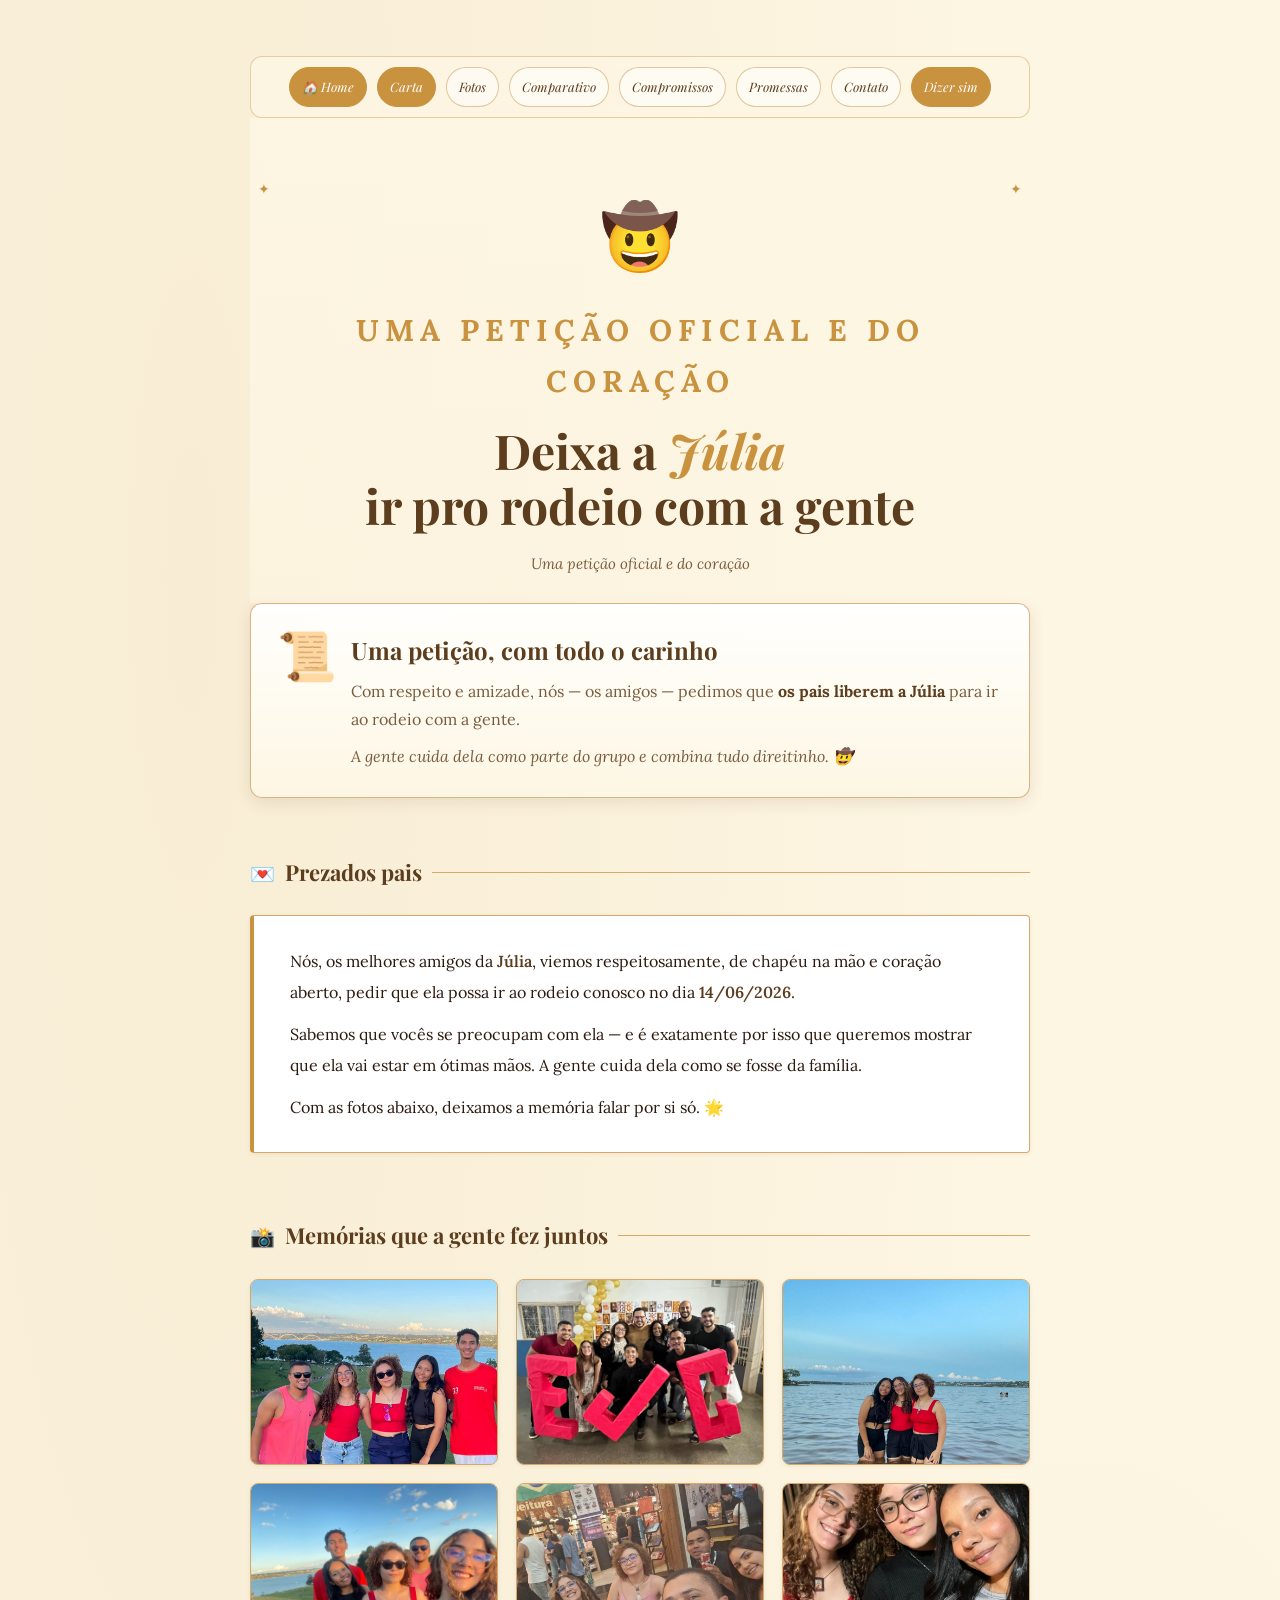
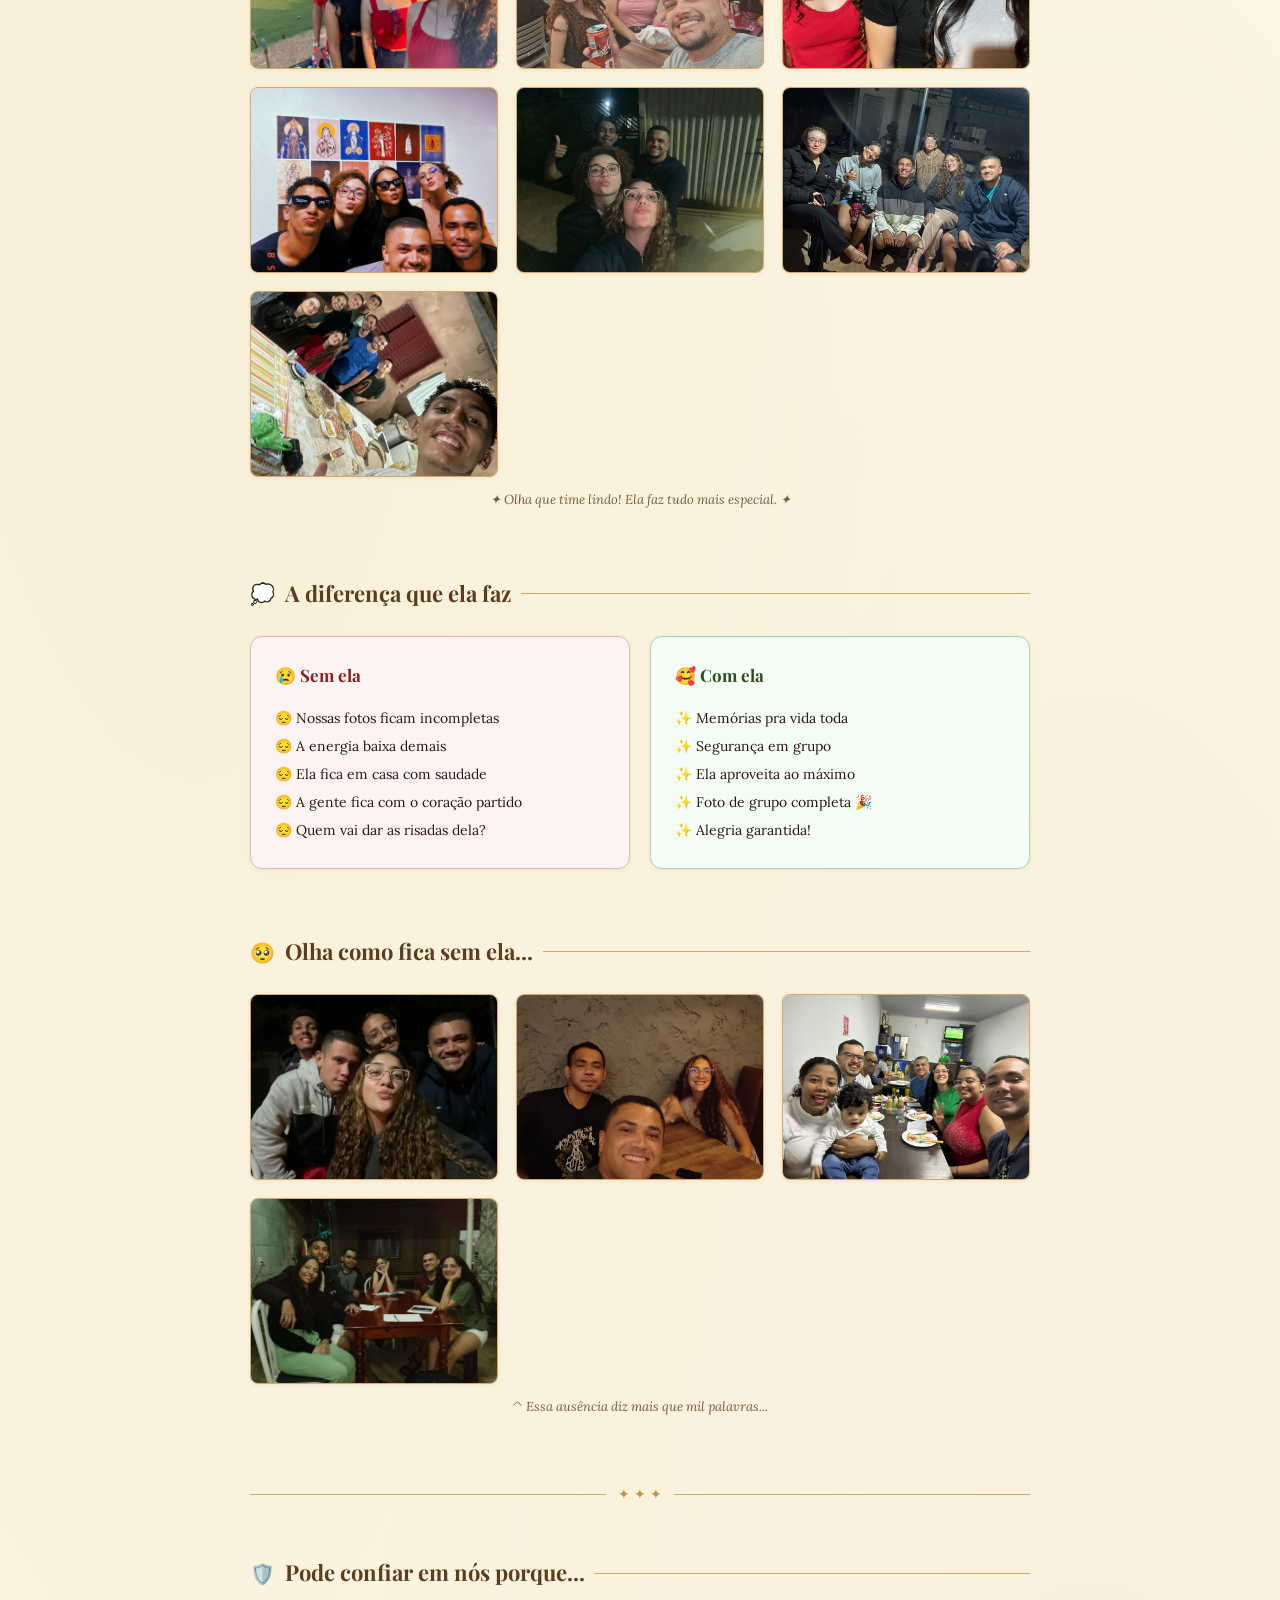
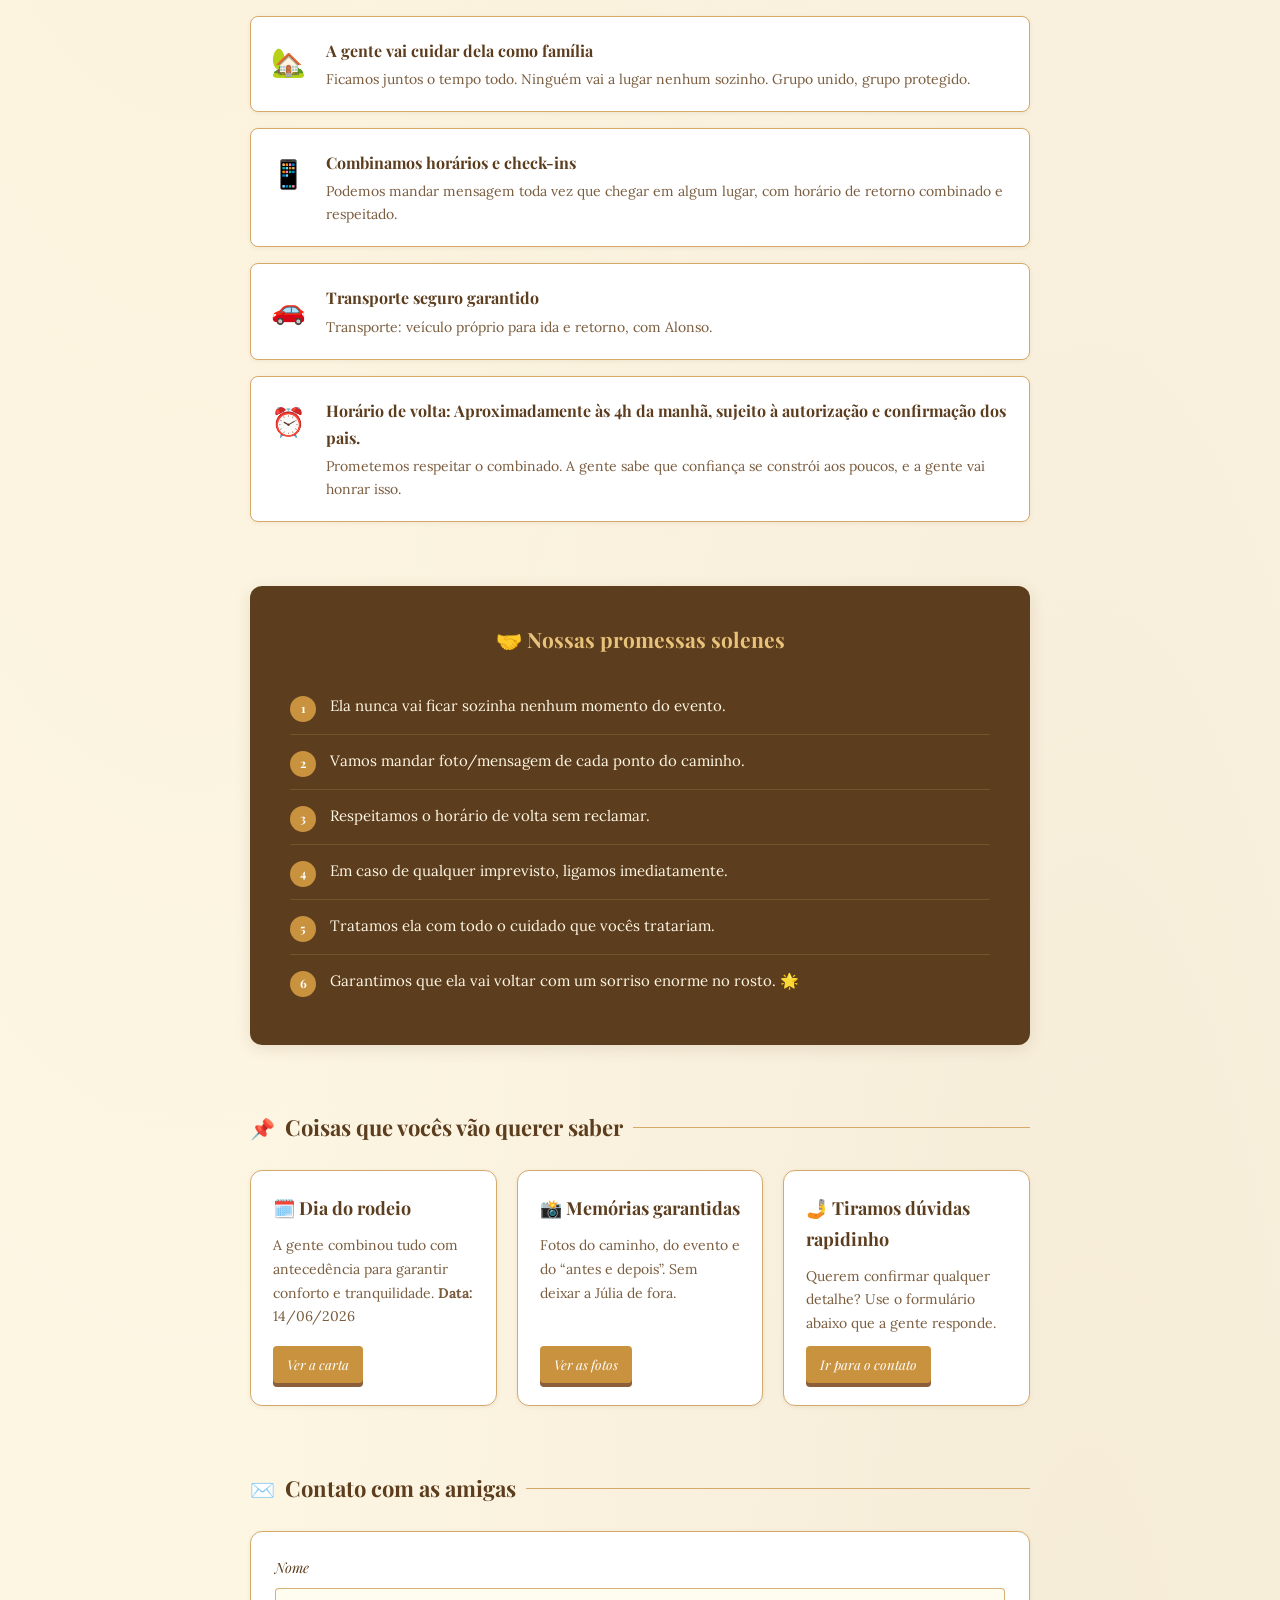
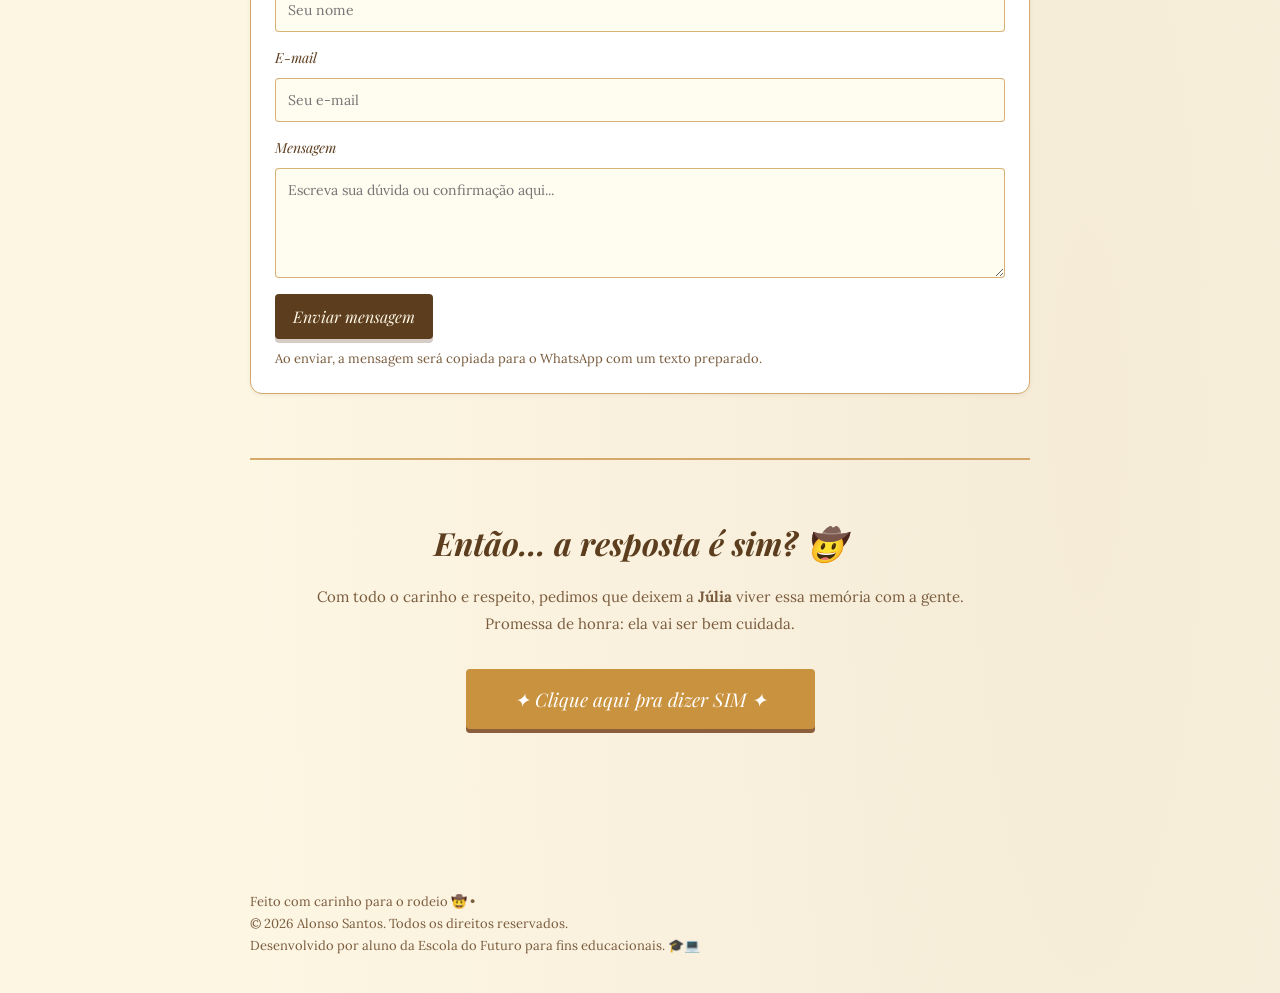
<file: index.html>
<!DOCTYPE html>
<html lang="pt-BR">

<head>
  <meta charset="UTF-8">
  <meta name="viewport" content="width=device-width, initial-scale=1.0">
  <meta name="description" content="Petição oficial das amigas para deixar a Júlia ir ao rodeio!">
  <title>Deixa a Júlia ir pro rodeio 🤠</title>

  <!-- Google Fonts -->
  <link rel="preconnect" href="https://fonts.googleapis.com">
  <link rel="preconnect" href="https://fonts.gstatic.com" crossorigin>
  <link
    href="https://fonts.googleapis.com/css2?family=Playfair+Display:ital,wght@0,700;1,400&family=Lora:ital,wght@0,400;0,600;1,400&display=swap"
    rel="stylesheet">

  <!-- Estilos -->
  <link rel="stylesheet" href="style.css">
</head>

<body>

  <main class="page">

    <!-- ══ NAV ══ -->
    <nav class="nav" aria-label="Navegação principal" style="margin-bottom: 0;">

      <ul class="nav-list">
        <li><a class="nav-link nav-link-cta" href="index.html" aria-current="page">🏠 Home</a></li>
        <li><a class="nav-link nav-link-cta" href="carta.html">Carta</a></li>
        <li><a class="nav-link" href="fotos.html">Fotos</a></li>

        <li><a class="nav-link" href="comparativo.html">Comparativo</a></li>
        <li><a class="nav-link" href="compromissos.html">Compromissos</a></li>
        <li><a class="nav-link" href="promessas.html">Promessas</a></li>
        <li><a class="nav-link" href="contato.html">Contato</a></li>
        <li><a class="nav-link nav-link-cta" href="dizer-sim.html">Dizer sim</a></li>
      </ul>
    </nav>




    <!-- ══ BANNER ÚNICO (HEADER + PETIÇÃO) ══ -->
    <section class="hero-banner" aria-labelledby="hero-title">
      <header class="header">
        <span class="hat" role="img" aria-label="chapéu de cowboy">🤠</span>
        <p class="header-eyebrow">uma petição oficial e do coração</p>
        <h1 class="hero-title" id="hero-title">Deixa a <em>Júlia</em><br>ir pro rodeio com a gente</h1>
        <p class="header-sub">Uma petição oficial e do coração</p>

      </header>

      <!-- Texto oficial da petição (visual de banner) -->
      <div class="petition-inner" role="region" aria-label="petição oficial">
        <span class="petition-emblem" aria-hidden="true">📜</span>
        <div class="petition-text">
          <h2 id="petition-title">Uma petição, com todo o carinho</h2>
          <p>
            Com respeito e amizade, nós — os amigos — pedimos que
            <strong>os pais liberem a Júlia</strong> para ir ao rodeio com a gente.
          </p>
          <p class="petition-sub">A gente cuida dela como parte do grupo e combina tudo direitinho. 🤠</p>
        </div>
      </div>
    </section>


    <!-- ══ CARTA ══ -->
    <section class="section" aria-labelledby="sec-carta">
      <h2 class="section-title" id="sec-carta">
        <span class="icon">💌</span> Prezados pais
      </h2>
      <div class="intro-box">
        <p>
          Nós, os melhores amigos da <span class="highlight">Júlia</span>, viemos
          respeitosamente, de chapéu na mão e coração aberto, pedir que ela possa ir
          ao rodeio conosco no dia <span class="highlight">14/06/2026</span>.
        </p>
        <p>
          Sabemos que vocês se preocupam com ela — e é exatamente por isso que
          queremos mostrar que ela vai estar em ótimas mãos. A gente cuida dela como
          se fosse da família.
        </p>
        <p>Com as fotos abaixo, deixamos a memória falar por si só. 🌟</p>
      </div>
    </section>

    <!-- ══ FOTOS COM ELA ══ -->
    <section class="section" aria-labelledby="sec-fotos-com">
      <h2 class="section-title" id="sec-fotos-com">
        <span class="icon">📸</span> Memórias que a gente fez juntos
      </h2>

      <div class="photo-grid">
        <div class="photo-real"><img src="./img/com%20juh/WhatsApp%20Image%202026-06-03%20at%2009.36.42%20(1).jpeg"
            alt="Amigos com a Júlia - Foto 1"></div>
        <div class="photo-real"><img src="./img/com%20juh/WhatsApp%20Image%202026-06-03%20at%2009.36.42.jpeg"
            alt="Amigos com a Júlia - Foto 2"></div>
        <div class="photo-real"><img src="./img/com%20juh/WhatsApp%20Image%202026-06-03%20at%2009.36.43%20(1).jpeg"
            alt="Amigos com a Júlia - Foto 3"></div>
        <div class="photo-real"><img src="./img/com%20juh/WhatsApp%20Image%202026-06-03%20at%2009.36.43.jpeg"
            alt="Amigos com a Júlia - Foto 4"></div>
        <div class="photo-real"><img src="./img/com%20juh/WhatsApp%20Image%202026-06-03%20at%2009.36.44%20(1).jpeg"
            alt="Amigos com a Júlia - Foto 5"></div>
        <div class="photo-real"><img src="./img/com%20juh/WhatsApp%20Image%202026-06-03%20at%2009.36.44.jpeg"
            alt="Amigos com a Júlia - Foto 6"></div>
        <div class="photo-real"><img src="./img/com%20juh/WhatsApp%20Image%202026-06-03%20at%2009.36.45%20(1).jpeg"
            alt="Amigos com a Júlia - Foto 7"></div>
        <div class="photo-real"><img src="./img/com%20juh/WhatsApp%20Image%202026-06-03%20at%2009.36.45.jpeg"
            alt="Amigos com a Júlia - Foto 8"></div>
        <div class="photo-real"><img src="./img/com%20juh/WhatsApp%20Image%202026-06-03%20at%2012.03.13.jpeg"
            alt="Amigos com a Júlia - Foto 9"></div>
        <div class="photo-real"><img src="./img/com%20juh/WhatsApp%20Image%202026-06-03%20at%2012.05.10%20(2).jpeg"
            alt="Amigos com a Júlia - Foto 10"></div>

      </div>

      <p class="photo-caption">✦ Olha que time lindo! Ela faz tudo mais especial. ✦</p>
    </section>

    <!-- ══ COMPARATIVO ══ -->
    <section class="section" aria-labelledby="sec-comp">
      <h2 class="section-title" id="sec-comp">
        <span class="icon">💭</span> A diferença que ela faz
      </h2>
      <div class="comparison">

        <div class="comparison-card sem">
          <h3>😢 Sem ela</h3>
          <ul>
            <li>Nossas fotos ficam incompletas</li>
            <li>A energia baixa demais</li>
            <li>Ela fica em casa com saudade</li>
            <li>A gente fica com o coração partido</li>
            <li>Quem vai dar as risadas dela?</li>
          </ul>
        </div>

        <div class="comparison-card com">
          <h3>🥰 Com ela</h3>
          <ul>
            <li>Memórias pra vida toda</li>
            <li>Segurança em grupo</li>
            <li>Ela aproveita ao máximo</li>
            <li>Foto de grupo completa 🎉</li>
            <li>Alegria garantida!</li>
          </ul>
        </div>

      </div>
    </section>

    <!-- ══ FOTO SEM ELA ══ -->
    <section class="section" aria-labelledby="sec-fotos-sem">
      <h2 class="section-title" id="sec-fotos-sem">
        <span class="icon">🥺</span> Olha como fica sem ela...
      </h2>

      <div class="photo-grid">
        <div class="photo-real"><img src="./img/sem%20juh/WhatsApp%20Image%202026-06-03%20at%2012.02.41.jpeg"
            alt="Sem Júlia - Foto 1"></div>
        <div class="photo-real"><img src="./img/sem%20juh/WhatsApp%20Image%202026-06-03%20at%2012.05.10%20(1).jpeg"
            alt="Sem Júlia - Foto 2"></div>
        <div class="photo-real"><img src="./img/sem%20juh/WhatsApp%20Image%202026-06-03%20at%2012.05.10.jpeg"
            alt="Sem Júlia - Foto 3"></div>
        <div class="photo-real"><img src="./img/sem%20juh/WhatsApp%20Image%202026-06-03%20at%2016.11.22.jpeg"
            alt="Sem Júlia - Foto 4"></div>

      </div>

      <p class="photo-caption">^ Essa ausência diz mais que mil palavras...</p>
    </section>

    <div class="divider" aria-hidden="true">✦ ✦ ✦</div>

    <!-- ══ PROVAS ══ -->
    <section class="section" aria-labelledby="sec-provas">
      <h2 class="section-title" id="sec-provas">
        <span class="icon">🛡️</span> Pode confiar em nós porque...
      </h2>

      <div class="proof-list">

        <div class="proof-item">
          <span class="proof-icon" aria-hidden="true">🏡</span>
          <div class="proof-content">
            <h3>A gente vai cuidar dela como família</h3>
            <p>Ficamos juntos o tempo todo. Ninguém vai a lugar nenhum sozinho. Grupo unido, grupo protegido.</p>
          </div>
        </div>

        <div class="proof-item">
          <span class="proof-icon" aria-hidden="true">📱</span>
          <div class="proof-content">
            <h3>Combinamos horários e check-ins</h3>
            <p>Podemos mandar mensagem toda vez que chegar em algum lugar, com horário de retorno combinado e
              respeitado.</p>
          </div>
        </div>

        <div class="proof-item">
          <span class="proof-icon" aria-hidden="true">🚗</span>
          <div class="proof-content">
            <h3>Transporte seguro garantido</h3>
            <p>Transporte: veículo próprio para ida e retorno, com Alonso.</p>
          </div>
        </div>

        <div class="proof-item">
          <span class="proof-icon" aria-hidden="true">⏰</span>
          <div class="proof-content">
            <h3>Horário de volta: Aproximadamente às 4h da manhã, sujeito à autorização e confirmação dos pais.</h3>
            <p>Prometemos respeitar o combinado. A gente sabe que confiança se constrói aos poucos, e a gente vai honrar
              isso.</p>
          </div>
        </div>

      </div>
    </section>

    <!-- ══ PROMESSAS ══ -->
    <section class="section" aria-labelledby="sec-promessas">
      <div class="promises">
        <h2 id="sec-promessas">🤝 Nossas promessas solenes</h2>
        <ol>
          <li>Ela nunca vai ficar sozinha nenhum momento do evento.</li>
          <li>Vamos mandar foto/mensagem de cada ponto do caminho.</li>
          <li>Respeitamos o horário de volta sem reclamar.</li>
          <li>Em caso de qualquer imprevisto, ligamos imediatamente.</li>
          <li>Tratamos ela com todo o cuidado que vocês tratariam.</li>
          <li>Garantimos que ela vai voltar com um sorriso enorme no rosto. 🌟</li>
        </ol>
      </div>
    </section>

    <!-- ══ CARDS COM BOTÕES ══ -->
    <section class="section" aria-labelledby="sec-cards">
      <h2 class="section-title" id="sec-cards">
        <span class="icon">📌</span> Coisas que vocês vão querer saber
      </h2>

      <div class="cards">
        <article class="card">
          <h3>🗓️ Dia do rodeio</h3>
          <p>
            A gente combinou tudo com antecedência para garantir conforto e tranquilidade.
            <strong>Data:</strong> 14/06/2026
          </p>
          <button class="card-btn" type="button" onclick="document.getElementById('sec-carta').scrollIntoView({behavior:'smooth'})">
            Ver a carta
          </button>
        </article>

        <article class="card">
          <h3>📸 Memórias garantidas</h3>
          <p>
            Fotos do caminho, do evento e do “antes e depois”. Sem deixar a Júlia de fora.
          </p>
          <button class="card-btn" type="button" onclick="document.getElementById('sec-fotos-com').scrollIntoView({behavior:'smooth'})">
            Ver as fotos
          </button>
        </article>

        <article class="card">
          <h3>🤳 Tiramos dúvidas rapidinho</h3>
          <p>
            Querem confirmar qualquer detalhe? Use o formulário abaixo que a gente responde.
          </p>
          <button class="card-btn" type="button" onclick="document.getElementById('sec-contato').scrollIntoView({behavior:'smooth'})">
            Ir para o contato
          </button>
        </article>
      </div>
    </section>

    <!-- ══ FORMULÁRIO ══ -->
    <section class="section" aria-labelledby="sec-contato">
      <h2 class="section-title" id="sec-contato">
        <span class="icon">✉️</span> Contato com as amigas
      </h2>

      <div class="form-wrap">
        <form id="contact-form" class="contact-form" novalidate>
          <div class="field">
            <label for="nome">Nome</label>
            <input id="nome" name="nome" type="text" autocomplete="name" required placeholder="Seu nome">
          </div>

          <div class="field">
            <label for="email">E-mail</label>
            <input id="email" name="email" type="email" autocomplete="email" required placeholder="Seu e-mail">
          </div>

          <div class="field">
            <label for="mensagem">Mensagem</label>
            <textarea id="mensagem" name="mensagem" rows="4" required placeholder="Escreva sua dúvida ou confirmação aqui..."></textarea>
          </div>

          <button class="form-btn" type="submit">Enviar mensagem</button>
          <p class="form-hint" role="note">
            Ao enviar, a mensagem será copiada para o WhatsApp com um texto preparado.
          </p>
        </form>
      </div>
    </section>

    <!-- ══ CTA FINAL ══ -->
    <div class="cta" id="sec-cta">

      <h2>Então... a resposta é sim? 🤠</h2>
      <p>
        Com todo o carinho e respeito, pedimos que deixem a <strong>Júlia</strong>
        viver essa memória com a gente.<br>
        Promessa de honra: ela vai ser bem cuidada.
      </p>
      <button class="cta-btn" type="button" onclick="showResult()">
        ✦ Clique aqui pra dizer SIM ✦
      </button>
      <p class="result-msg" id="result-msg" role="status">
        🎉 YEEEHAW! Obrigadas de coração!! Ela vai amar isso!! 🤠🌟
      </p>
    </div>

  </main>

  <!-- ══ FOOTER ══ -->
  <footer class="footer">
    <p>
      Feito com carinho para o rodeio 🤠 •
      <br />
      © 2026 Alonso Santos. Todos os direitos reservados.
      <br />
      Desenvolvido por aluno da Escola do Futuro para fins educacionais. 🎓💻
    </p>
  </footer>


  <!-- Scripts -->
  <script src="main.js"></script>
</body>


</html>
</file>
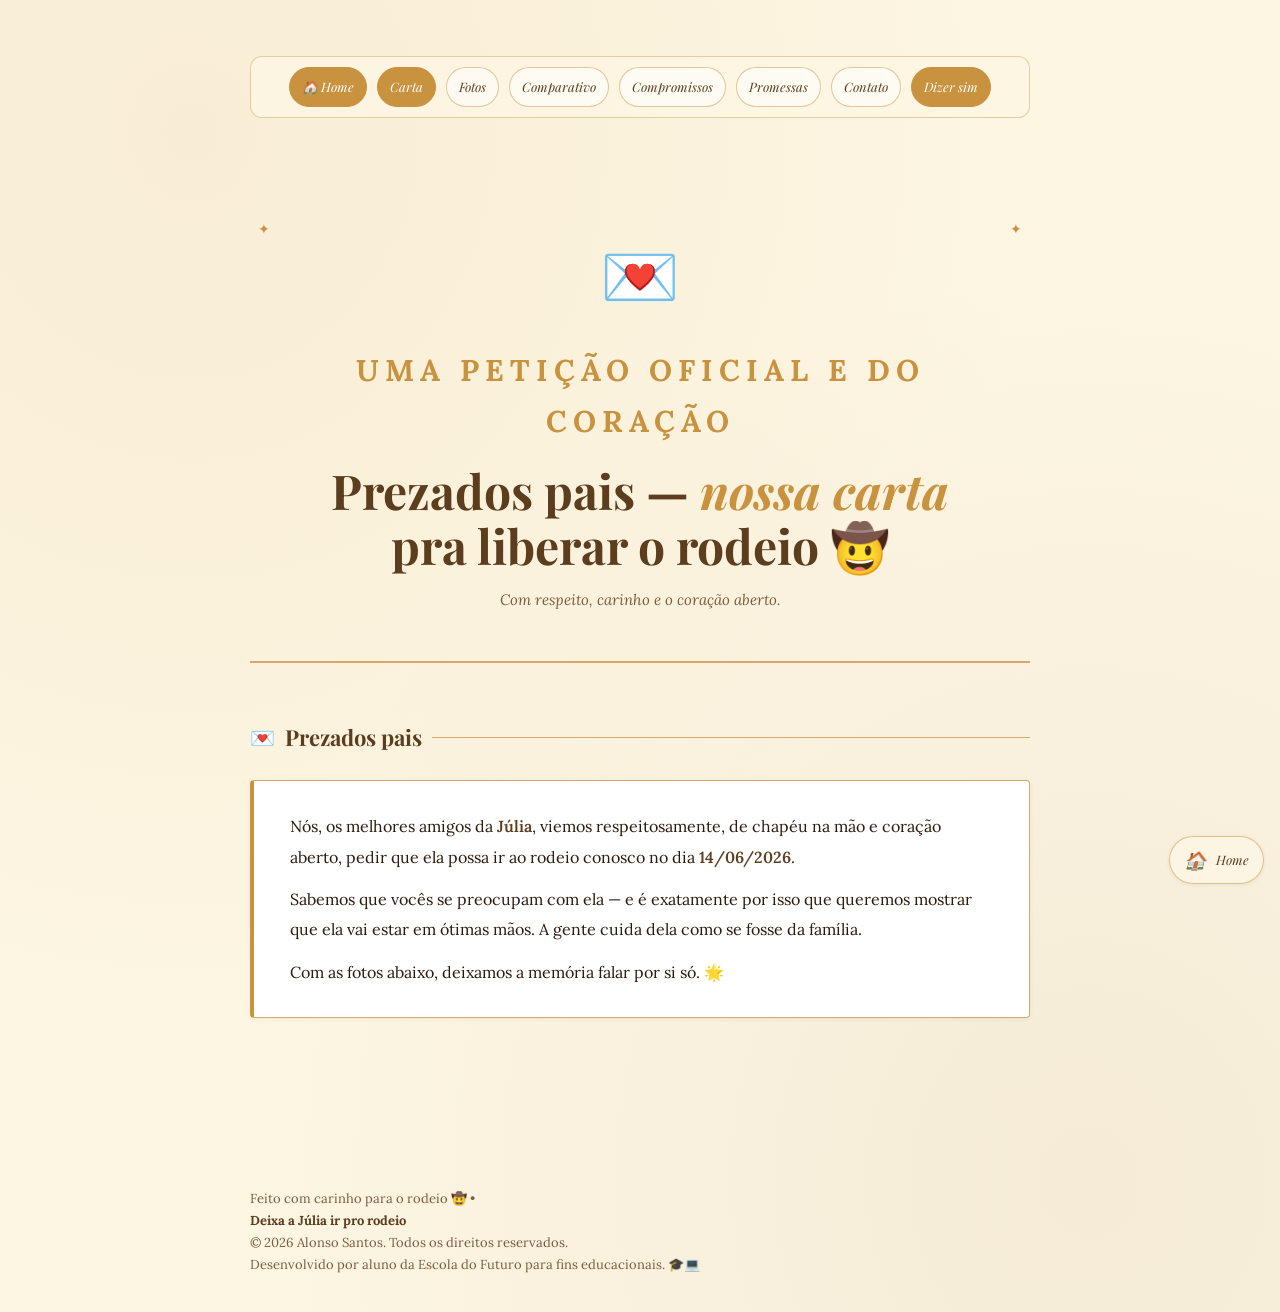
<file: carta.html>
<!DOCTYPE html>
<html lang="pt-BR">

<head>
  <meta charset="UTF-8">
  <meta name="viewport" content="width=device-width, initial-scale=1.0">
  <meta name="description" content="Página da Carta — petição oficial para deixar a Júlia ir pro rodeio 🤠">
  <title>Carta • Deixa a Júlia ir pro rodeio 🤠</title>

  <!-- Google Fonts -->
  <link rel="preconnect" href="https://fonts.googleapis.com">
  <link rel="preconnect" href="https://fonts.gstatic.com" crossorigin>
  <link
    href="https://fonts.googleapis.com/css2?family=Playfair+Display:ital,wght@0,700;1,400&family=Lora:ital,wght@0,400;0,600;1,400&display=swap"
    rel="stylesheet">

  <!-- Estilos -->
  <link rel="stylesheet" href="style.css">
</head>

<body>

  <main class="page">

    <!-- ══ NAV ══ -->
    <nav class="nav" aria-label="Navegação principal">
<ul class="nav-list">
        <li><a class="nav-link nav-link-cta" href="index.html">🏠 Home</a></li>
        <li><a class="nav-link nav-link-cta" href="carta.html">Carta</a></li>
        <li><a class="nav-link" href="fotos.html">Fotos</a></li>

        <li><a class="nav-link" href="comparativo.html">Comparativo</a></li>

        <li><a class="nav-link" href="compromissos.html">Compromissos</a></li>
        <li><a class="nav-link" href="promessas.html">Promessas</a></li>
        <li><a class="nav-link" href="contato.html">Contato</a></li>
        <li><a class="nav-link nav-link-cta" href="dizer-sim.html">Dizer sim</a></li>
      </ul>
    </nav>

    <!-- ══ HEADER ══ -->
    <header class="header">
      <span class="hat" role="img" aria-label="chapéu de cowboy">💌</span>
      <p class="header-eyebrow">Uma petição oficial e do coração</p>
      <h1>Prezados pais — <em>nossa carta</em><br>pra liberar o rodeio 🤠</h1>
      <p class="header-sub">Com respeito, carinho e o coração aberto.</p>
    </header>

    <!-- ══ CARTA ══ -->
    <section class="section" aria-labelledby="sec-carta">
      <h2 class="section-title" id="sec-carta">
        <span class="icon">💌</span> Prezados pais
      </h2>
      <div class="intro-box">
        <p>
          Nós, os melhores amigos da <span class="highlight">Júlia</span>, viemos
          respeitosamente, de chapéu na mão e coração aberto, pedir que ela possa ir
          ao rodeio conosco no dia <span class="highlight">14/06/2026</span>.
        </p>
        <p>
          Sabemos que vocês se preocupam com ela — e é exatamente por isso que
          queremos mostrar que ela vai estar em ótimas mãos. A gente cuida dela como
          se fosse da família.
        </p>
        <p>Com as fotos abaixo, deixamos a memória falar por si só. 🌟</p>
      </div>
    </section>
  </main>

  <a class="home-btn" href="index.html" aria-label="Voltar ao início">
    <span class="home-icon" aria-hidden="true">🏠</span>
    <span>Home</span>
  </a>

  <!-- ══ FOOTER ══ -->
  <footer class="footer">
    <p>
      Feito com carinho para o rodeio 🤠 •
      <br />
      <span class="footer-strong">Deixa a Júlia ir pro rodeio</span>
      <br />
      © 2026 Alonso Santos. Todos os direitos reservados.
      <br />
      Desenvolvido por aluno da Escola do Futuro para fins educacionais. 🎓💻
    </p>
  </footer>


  <script src="main.js"></script>
</body>

</html>
</file>
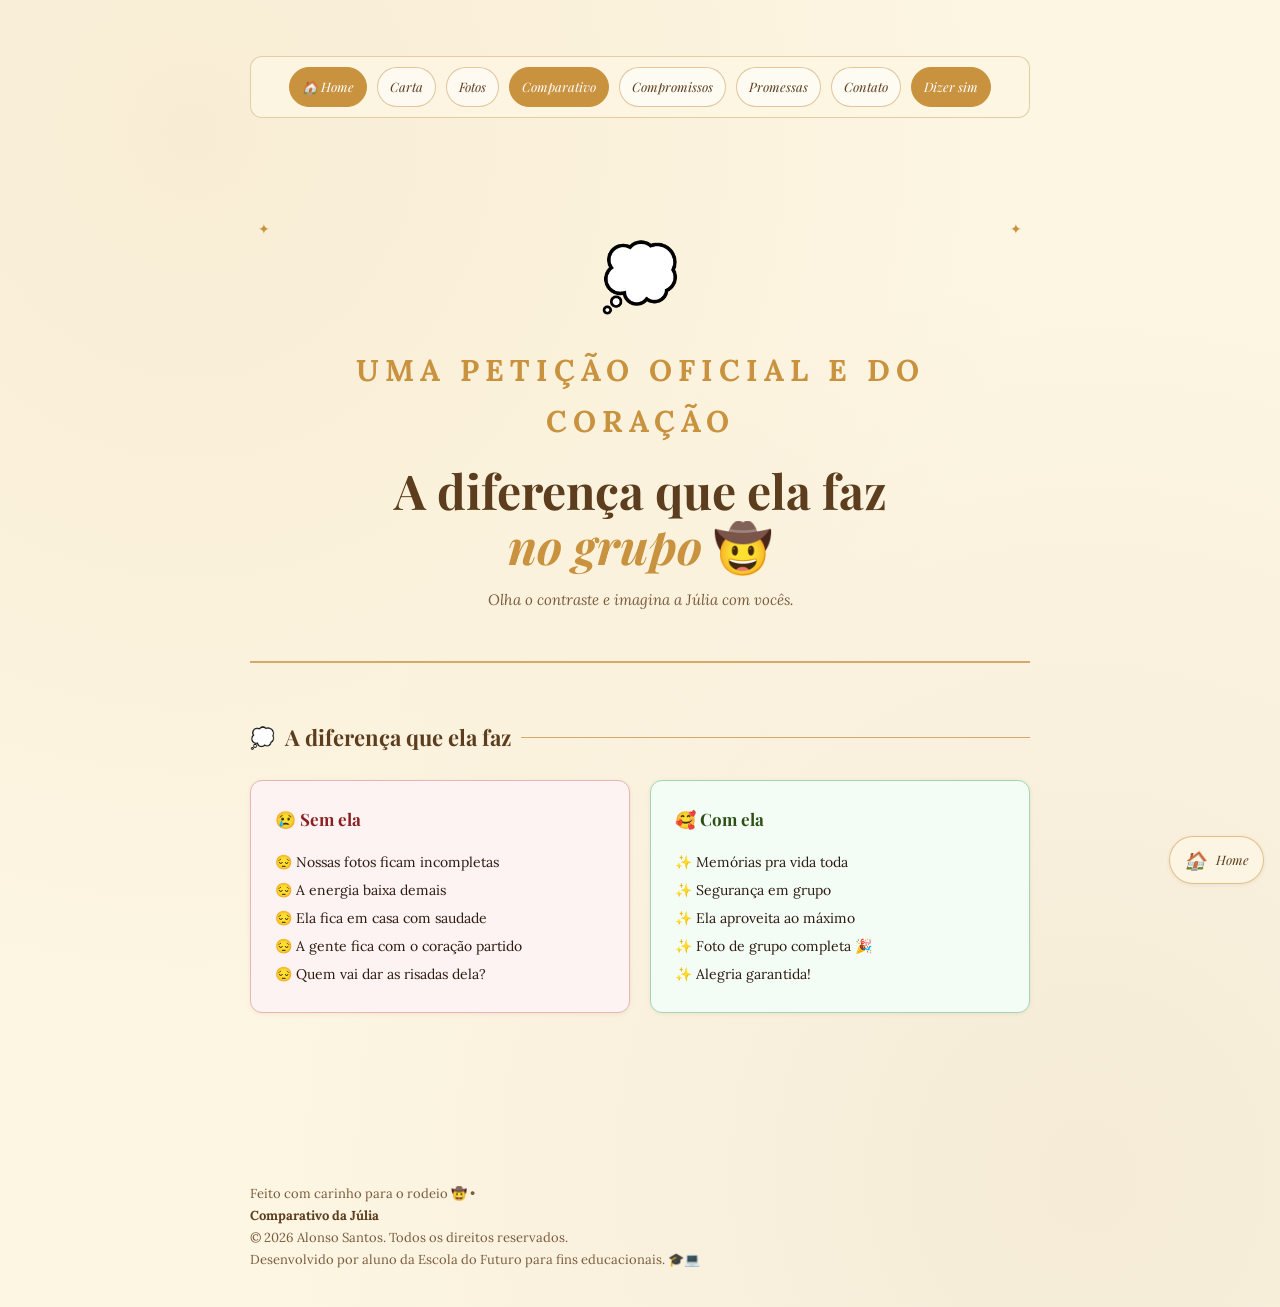
<file: comparativo.html>
<!DOCTYPE html>
<html lang="pt-BR">

<head>
  <meta charset="UTF-8">
  <meta name="viewport" content="width=device-width, initial-scale=1.0">
  <meta name="description" content="Página do Comparativo — Com a Júlia vs sem a Júlia" />
  <title>Comparativo • Deixa a Júlia ir pro rodeio 🤠</title>

  <!-- Google Fonts -->
  <link rel="preconnect" href="https://fonts.googleapis.com">
  <link rel="preconnect" href="https://fonts.gstatic.com" crossorigin>
  <link
    href="https://fonts.googleapis.com/css2?family=Playfair+Display:ital,wght@0,700;1,400&family=Lora:ital,wght@0,400;0,600;1,400&display=swap"
    rel="stylesheet">

  <!-- Estilos -->
  <link rel="stylesheet" href="style.css">
</head>

<body>

  <main class="page">

    <!-- ══ NAV ══ -->
    <nav class="nav" aria-label="Navegação principal">
<ul class="nav-list">
        <li><a class="nav-link nav-link-cta" href="index.html">🏠 Home</a></li>
        <li><a class="nav-link" href="carta.html">Carta</a></li>
        <li><a class="nav-link" href="fotos.html">Fotos</a></li>

        <li><a class="nav-link nav-link-cta" href="comparativo.html">Comparativo</a></li>

        <li><a class="nav-link" href="compromissos.html">Compromissos</a></li>
        <li><a class="nav-link" href="promessas.html">Promessas</a></li>
        <li><a class="nav-link" href="contato.html">Contato</a></li>
        <li><a class="nav-link nav-link-cta" href="dizer-sim.html">Dizer sim</a></li>
      </ul>
    </nav>

    <!-- ══ HEADER ══ -->
    <header class="header">
      <span class="hat" role="img" aria-label="chapéu de cowboy">💭</span>
      <p class="header-eyebrow">Uma petição oficial e do coração</p>
      <h1>A diferença que ela faz<br><em>no grupo</em> 🤠</h1>
      <p class="header-sub">Olha o contraste e imagina a Júlia com vocês.</p>
    </header>

    <!-- ══ COMPARATIVO ══ -->
    <section class="section" aria-labelledby="sec-comp">
      <h2 class="section-title" id="sec-comp">
        <span class="icon">💭</span> A diferença que ela faz
      </h2>
      <div class="comparison">

        <div class="comparison-card sem">
          <h3>😢 Sem ela</h3>
          <ul>
            <li>Nossas fotos ficam incompletas</li>
            <li>A energia baixa demais</li>
            <li>Ela fica em casa com saudade</li>
            <li>A gente fica com o coração partido</li>
            <li>Quem vai dar as risadas dela?</li>
          </ul>
        </div>

        <div class="comparison-card com">
          <h3>🥰 Com ela</h3>
          <ul>
            <li>Memórias pra vida toda</li>
            <li>Segurança em grupo</li>
            <li>Ela aproveita ao máximo</li>
            <li>Foto de grupo completa 🎉</li>
            <li>Alegria garantida!</li>
          </ul>
        </div>

      </div>
    </section>
  </main>

  <!-- ══ FOOTER ══ -->
  <a class="home-btn" href="index.html" aria-label="Voltar ao início">
    <span class="home-icon" aria-hidden="true">🏠</span>
    <span>Home</span>
  </a>

  <footer class="footer">
    <p>
      Feito com carinho para o rodeio 🤠 •
      <br />
      <span class="footer-strong">Comparativo da Júlia</span>
      <br />
      © 2026 Alonso Santos. Todos os direitos reservados.
      <br />
      Desenvolvido por aluno da Escola do Futuro para fins educacionais. 🎓💻
    </p>
  </footer>


  <script src="main.js"></script>
</body>

</html>
</file>
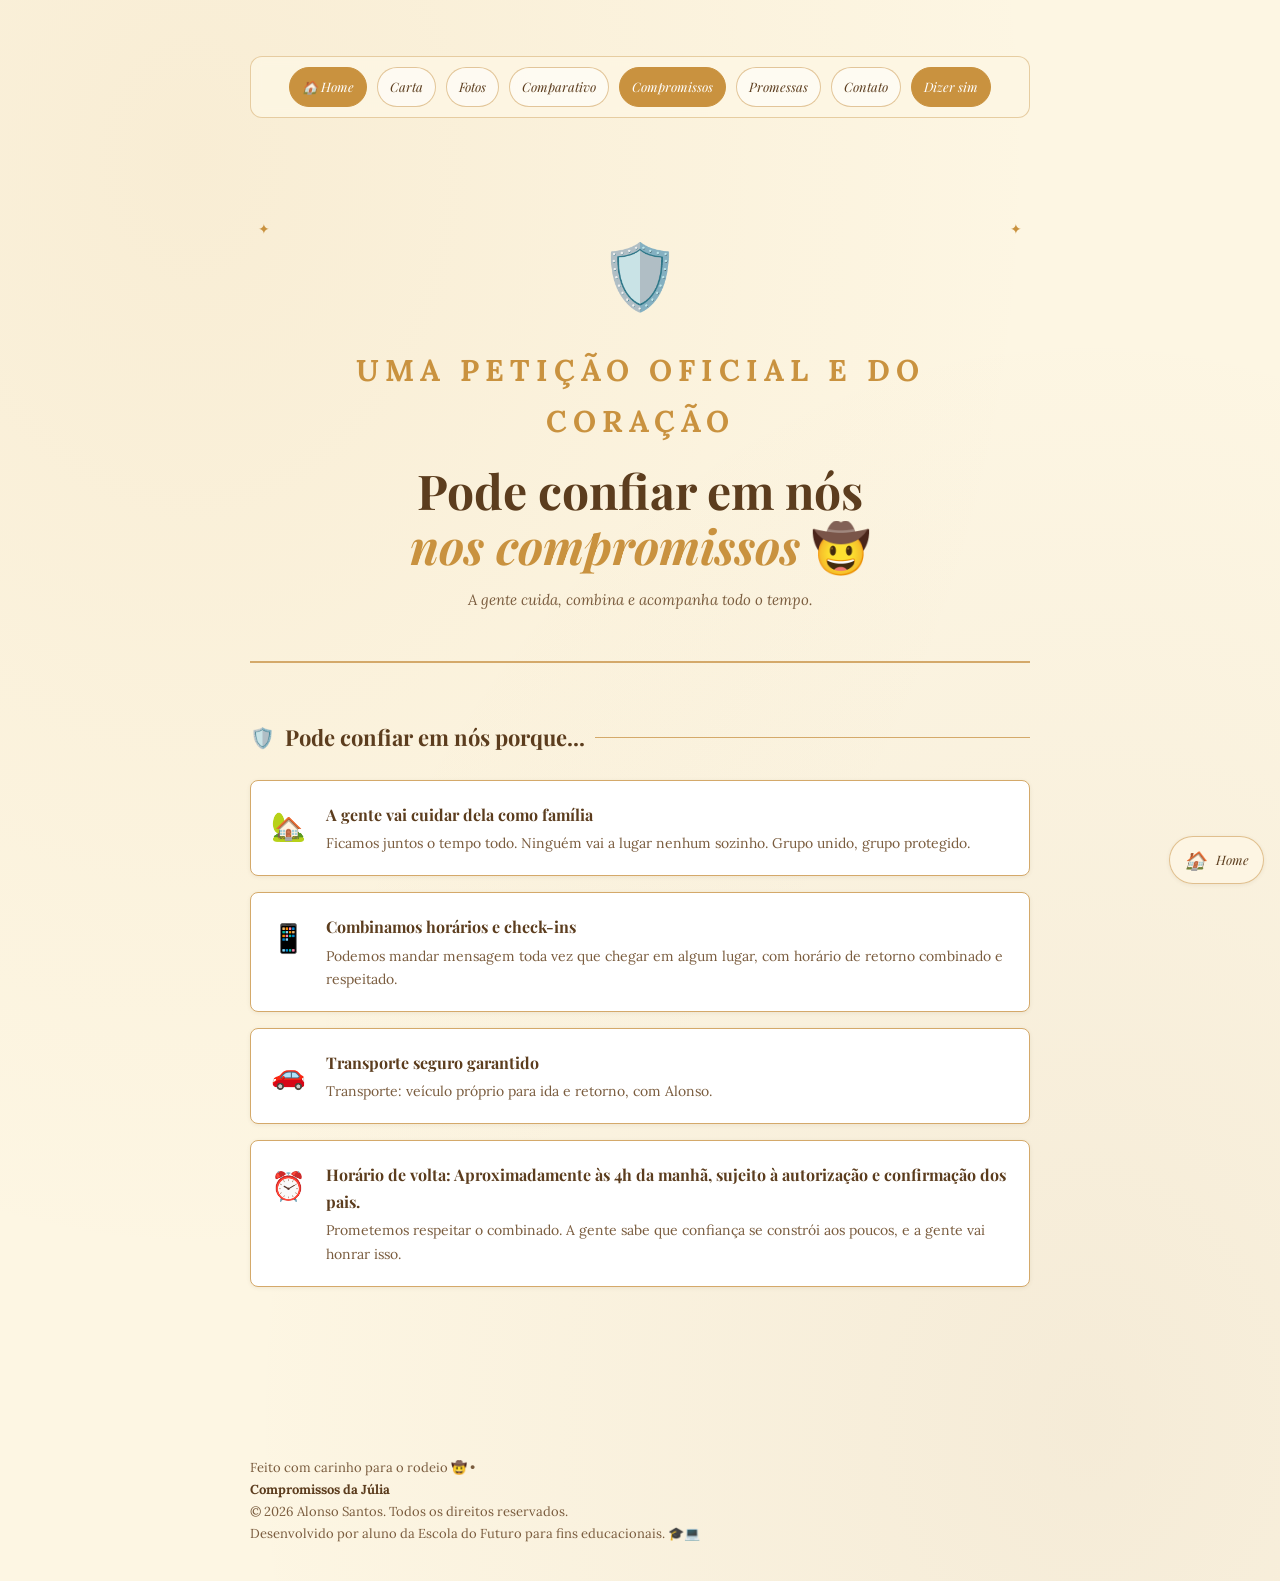
<file: compromissos.html>
<!DOCTYPE html>
<html lang="pt-BR">

<head>
  <meta charset="UTF-8">
  <meta name="viewport" content="width=device-width, initial-scale=1.0">
  <meta name="description" content="Página dos Compromissos — porque podem confiar em nós" />
  <title>Compromissos • Deixa a Júlia ir pro rodeio 🤠</title>

  <!-- Google Fonts -->
  <link rel="preconnect" href="https://fonts.googleapis.com">
  <link rel="preconnect" href="https://fonts.gstatic.com" crossorigin>
  <link
    href="https://fonts.googleapis.com/css2?family=Playfair+Display:ital,wght@0,700;1,400&family=Lora:ital,wght@0,400;0,600;1,400&display=swap"
    rel="stylesheet">

  <!-- Estilos -->
  <link rel="stylesheet" href="style.css">
</head>

<body>

  <main class="page">

    <!-- ══ NAV ══ -->
    <nav class="nav" aria-label="Navegação principal">
<ul class="nav-list">
        <li><a class="nav-link nav-link-cta" href="index.html">🏠 Home</a></li>
        <li><a class="nav-link" href="carta.html">Carta</a></li>
        <li><a class="nav-link" href="fotos.html">Fotos</a></li>

        <li><a class="nav-link" href="comparativo.html">Comparativo</a></li>

        <li><a class="nav-link nav-link-cta" href="compromissos.html">Compromissos</a></li>
        <li><a class="nav-link" href="promessas.html">Promessas</a></li>
        <li><a class="nav-link" href="contato.html">Contato</a></li>
        <li><a class="nav-link nav-link-cta" href="dizer-sim.html">Dizer sim</a></li>
      </ul>
    </nav>

    <!-- ══ HEADER ══ -->
    <header class="header">
      <span class="hat" role="img" aria-label="chapéu de cowboy">🛡️</span>
      <p class="header-eyebrow">Uma petição oficial e do coração</p>
      <h1>Pode confiar em nós<br><em>nos compromissos</em> 🤠</h1>
      <p class="header-sub">A gente cuida, combina e acompanha todo o tempo.</p>
    </header>

    <!-- ══ PROVAS (Compromissos) ══ -->
    <section class="section" aria-labelledby="sec-provas">
      <h2 class="section-title" id="sec-provas">
        <span class="icon">🛡️</span> Pode confiar em nós porque...
      </h2>

      <div class="proof-list">

        <div class="proof-item">
          <span class="proof-icon" aria-hidden="true">🏡</span>
          <div class="proof-content">
            <h3>A gente vai cuidar dela como família</h3>
            <p>Ficamos juntos o tempo todo. Ninguém vai a lugar nenhum sozinho. Grupo unido, grupo protegido.</p>
          </div>
        </div>

        <div class="proof-item">
          <span class="proof-icon" aria-hidden="true">📱</span>
          <div class="proof-content">
            <h3>Combinamos horários e check-ins</h3>
            <p>Podemos mandar mensagem toda vez que chegar em algum lugar, com horário de retorno combinado e
              respeitado.</p>
          </div>
        </div>

        <div class="proof-item">
          <span class="proof-icon" aria-hidden="true">🚗</span>
          <div class="proof-content">
            <h3>Transporte seguro garantido</h3>
            <p>Transporte: veículo próprio para ida e retorno, com Alonso.</p>
          </div>
        </div>

        <div class="proof-item">
          <span class="proof-icon" aria-hidden="true">⏰</span>
          <div class="proof-content">
            <h3>Horário de volta: Aproximadamente às 4h da manhã, sujeito à autorização e confirmação dos pais.</h3>
            <p>Prometemos respeitar o combinado. A gente sabe que confiança se constrói aos poucos, e a gente vai honrar
              isso.</p>
          </div>
        </div>

      </div>
    </section>
  </main>

  <a class="home-btn" href="index.html" aria-label="Voltar ao início">
    <span class="home-icon" aria-hidden="true">🏠</span>
    <span>Home</span>
  </a>

  <!-- ══ FOOTER ══ -->
  <footer class="footer">
    <p>
      Feito com carinho para o rodeio 🤠 •
      <br />
      <span class="footer-strong">Compromissos da Júlia</span>
      <br />
      © 2026 Alonso Santos. Todos os direitos reservados.
      <br />
      Desenvolvido por aluno da Escola do Futuro para fins educacionais. 🎓💻
    </p>
  </footer>


  <script src="main.js"></script>
</body>

</html>
</file>
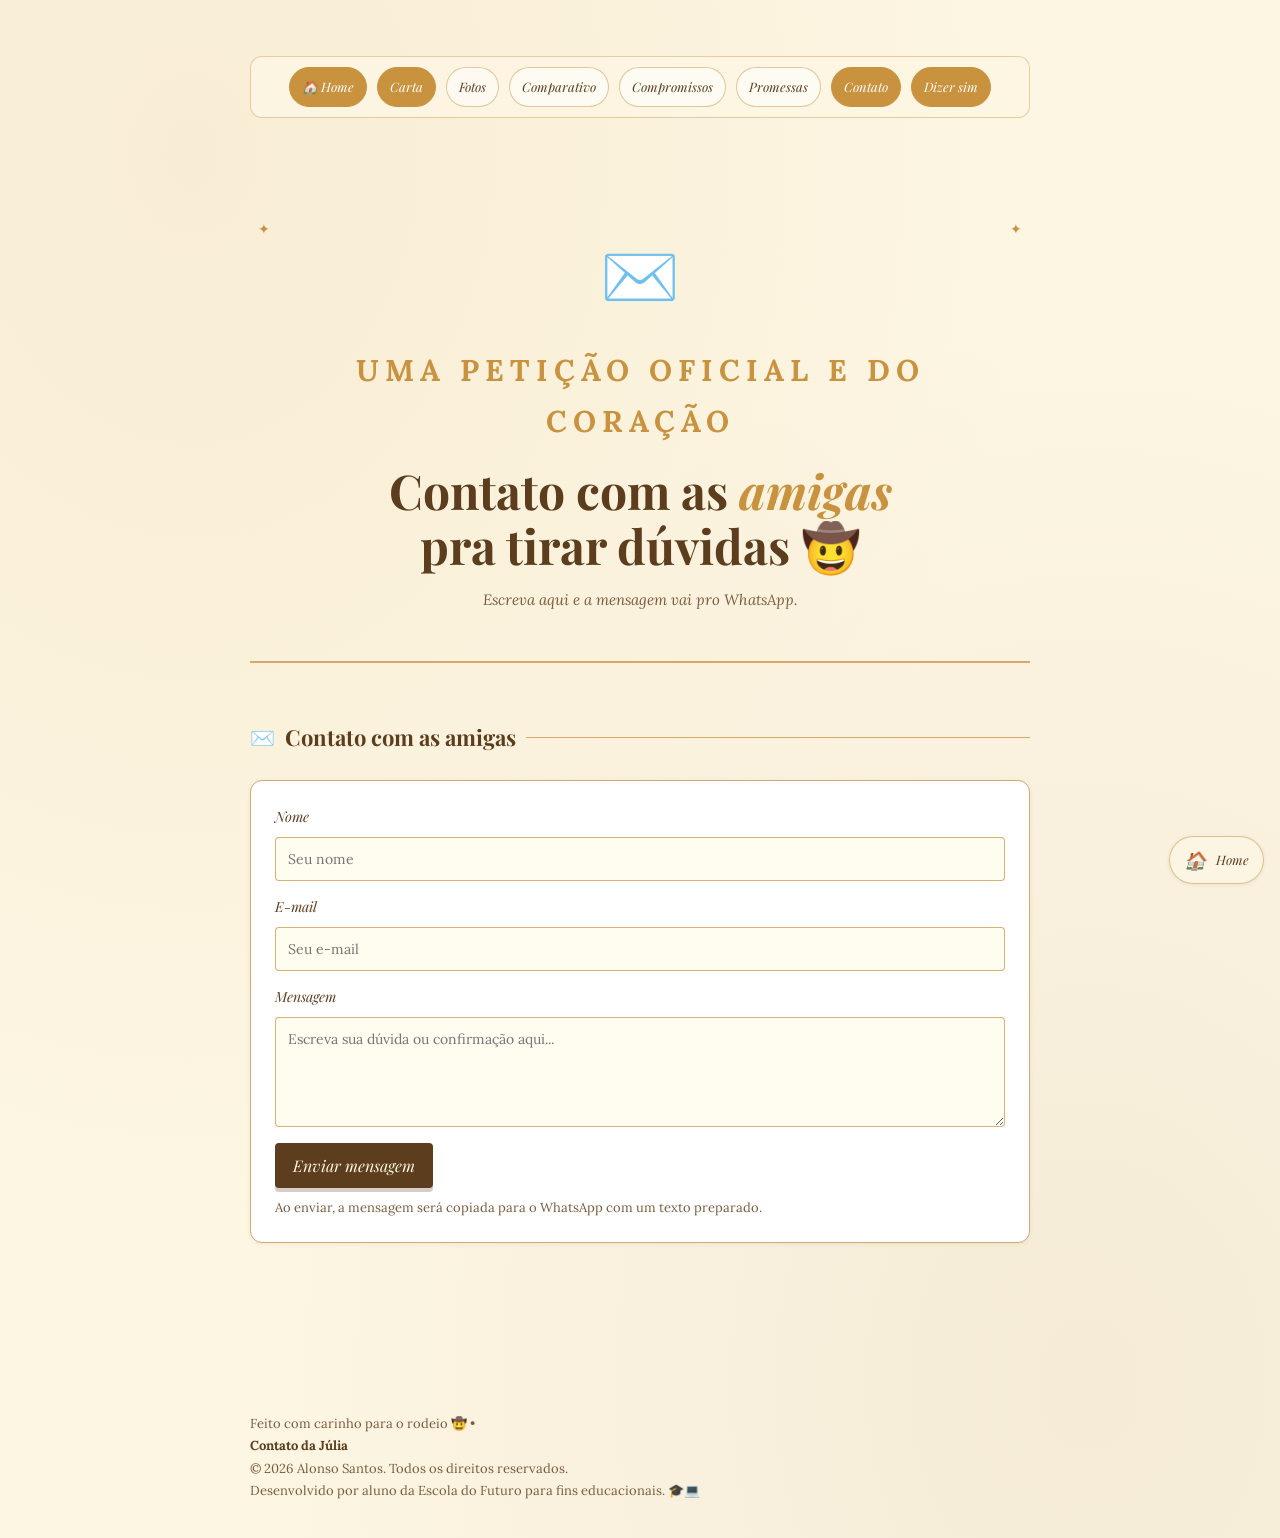
<file: contato.html>
<!DOCTYPE html>
<html lang="pt-BR">

<head>
  <meta charset="UTF-8">
  <meta name="viewport" content="width=device-width, initial-scale=1.0">
  <meta name="description" content="Página de contato — tire dúvidas e envie confirmação" />
  <title>Contato • Deixa a Júlia ir pro rodeio 🤠</title>

  <!-- Google Fonts -->
  <link rel="preconnect" href="https://fonts.googleapis.com">
  <link rel="preconnect" href="https://fonts.gstatic.com" crossorigin>
  <link
    href="https://fonts.googleapis.com/css2?family=Playfair+Display:ital,wght@0,700;1,400&family=Lora:ital,wght@0,400;0,600;1,400&display=swap"
    rel="stylesheet">

  <!-- Estilos -->
  <link rel="stylesheet" href="style.css">
</head>

<body>

  <main class="page">

    <!-- ══ NAV ══ -->
    <nav class="nav" aria-label="Navegação principal">
<ul class="nav-list">
        <li><a class="nav-link nav-link-cta" href="index.html">🏠 Home</a></li>
        <li><a class="nav-link nav-link-cta" href="carta.html">Carta</a></li>
        <li><a class="nav-link" href="fotos.html">Fotos</a></li>

        <li><a class="nav-link" href="comparativo.html">Comparativo</a></li>
        <li><a class="nav-link" href="compromissos.html">Compromissos</a></li>
        <li><a class="nav-link" href="promessas.html">Promessas</a></li>
        <li><a class="nav-link nav-link-cta" href="contato.html">Contato</a></li>
        <li><a class="nav-link nav-link-cta" href="dizer-sim.html">Dizer sim</a></li>
      </ul>
    </nav>

    <!-- ══ HEADER ══ -->
    <header class="header">
      <span class="hat" role="img" aria-label="chapéu de cowboy">✉️</span>
      <p class="header-eyebrow">Uma petição oficial e do coração</p>
      <h1>Contato com as <em>amigas</em><br>pra tirar dúvidas 🤠</h1>
      <p class="header-sub">Escreva aqui e a mensagem vai pro WhatsApp.</p>
    </header>

    <!-- ══ FORMULÁRIO ══ -->
    <section class="section" aria-labelledby="sec-contato">
      <h2 class="section-title" id="sec-contato">
        <span class="icon">✉️</span> Contato com as amigas
      </h2>

      <div class="form-wrap">
        <form id="contact-form" class="contact-form" novalidate>
          <div class="field">
            <label for="nome">Nome</label>
            <input id="nome" name="nome" type="text" autocomplete="name" required placeholder="Seu nome">
          </div>

          <div class="field">
            <label for="email">E-mail</label>
            <input id="email" name="email" type="email" autocomplete="email" required placeholder="Seu e-mail">
          </div>

          <div class="field">
            <label for="mensagem">Mensagem</label>
            <textarea id="mensagem" name="mensagem" rows="4" required placeholder="Escreva sua dúvida ou confirmação aqui..."></textarea>
          </div>

          <button class="form-btn" type="submit">Enviar mensagem</button>
          <p class="form-hint" role="note">
            Ao enviar, a mensagem será copiada para o WhatsApp com um texto preparado.
          </p>
        </form>
      </div>
    </section>
  </main>

  <a class="home-btn" href="index.html" aria-label="Voltar ao início">
    <span class="home-icon" aria-hidden="true">🏠</span>
    <span>Home</span>
  </a>

  <!-- ══ FOOTER ══ -->
  <footer class="footer">
    <p>
      Feito com carinho para o rodeio 🤠 •
      <br />
      <span class="footer-strong">Contato da Júlia</span>
      <br />
      © 2026 Alonso Santos. Todos os direitos reservados.
      <br />
      Desenvolvido por aluno da Escola do Futuro para fins educacionais. 🎓💻
    </p>
  </footer>


  <script src="main.js"></script>
</body>

</html>
</file>
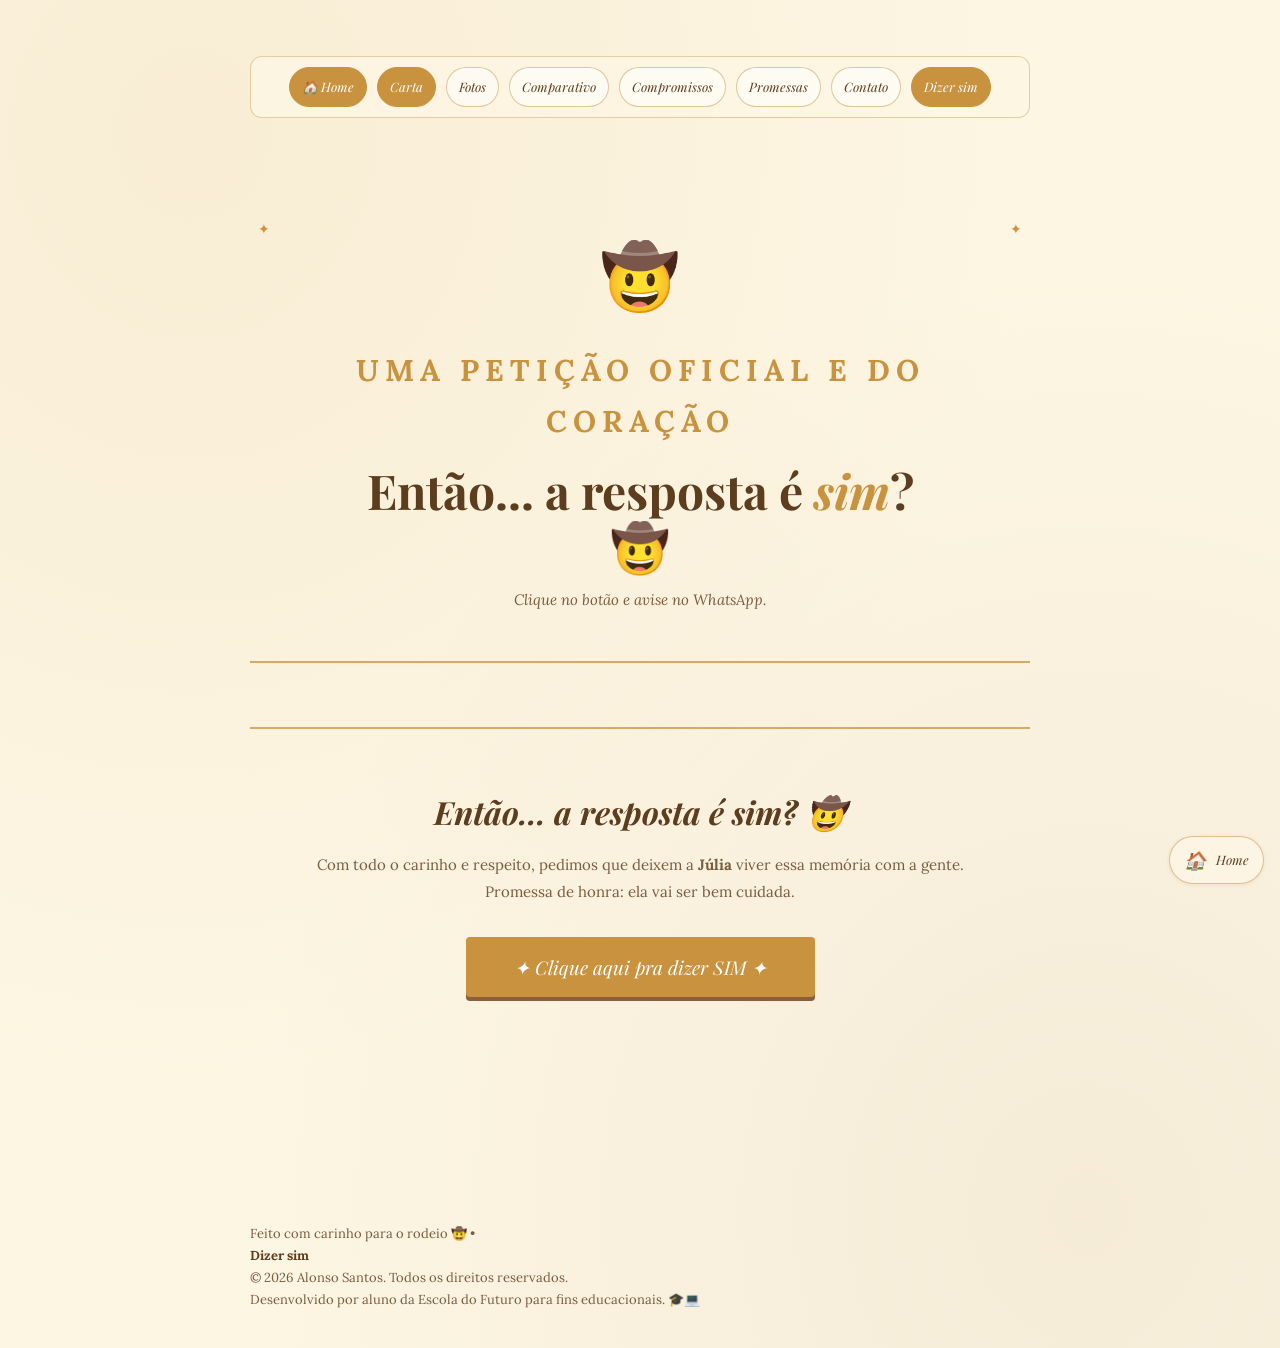
<file: dizer-sim.html>
<!DOCTYPE html>
<html lang="pt-BR">

<head>
  <meta charset="UTF-8">
  <meta name="viewport" content="width=device-width, initial-scale=1.0">
  <meta name="description" content="Dizer sim — botão CTA que leva ao WhatsApp" />
  <title>Dizer sim • Deixa a Júlia ir pro rodeio 🤠</title>

  <!-- Google Fonts -->
  <link rel="preconnect" href="https://fonts.googleapis.com">
  <link rel="preconnect" href="https://fonts.gstatic.com" crossorigin>
  <link
    href="https://fonts.googleapis.com/css2?family=Playfair+Display:ital,wght@0,700;1,400&family=Lora:ital,wght@0,400;0,600;1,400&display=swap"
    rel="stylesheet">

  <!-- Estilos -->
  <link rel="stylesheet" href="style.css">
</head>

<body>

  <main class="page">

    <!-- ══ NAV ══ -->
    <nav class="nav" aria-label="Navegação principal">
<ul class="nav-list">
        <li><a class="nav-link nav-link-cta" href="index.html">🏠 Home</a></li>
        <li><a class="nav-link nav-link-cta" href="carta.html">Carta</a></li>
        <li><a class="nav-link" href="fotos.html">Fotos</a></li>

        <li><a class="nav-link" href="comparativo.html">Comparativo</a></li>
        <li><a class="nav-link" href="compromissos.html">Compromissos</a></li>
        <li><a class="nav-link" href="promessas.html">Promessas</a></li>
        <li><a class="nav-link" href="contato.html">Contato</a></li>
        <li><a class="nav-link nav-link-cta" href="dizer-sim.html">Dizer sim</a></li>
      </ul>
    </nav>

    <!-- ══ HEADER ══ -->
    <header class="header">
      <span class="hat" role="img" aria-label="chapéu de cowboy">🤠</span>
      <p class="header-eyebrow">Uma petição oficial e do coração</p>
      <h1>Então... a resposta é <em>sim</em>?<br>🤠</h1>
      <p class="header-sub">Clique no botão e avise no WhatsApp.</p>
    </header>

    <!-- ══ CTA FINAL ══ -->
    <section class="section" aria-labelledby="sec-cta">
      <div class="cta" id="sec-cta">
        <h2>Então... a resposta é sim? 🤠</h2>
        <p>
          Com todo o carinho e respeito, pedimos que deixem a <strong>Júlia</strong>
          viver essa memória com a gente.<br>
          Promessa de honra: ela vai ser bem cuidada.
        </p>
        <button class="cta-btn" type="button" onclick="showResult()">
          ✦ Clique aqui pra dizer SIM ✦
        </button>
        <p class="result-msg" id="result-msg" role="status">
          🎉 YEEEHAW! Obrigadas de coração!! Ela vai amar isso!! 🤠🌟
        </p>
      </div>
    </section>
  </main>

  <a class="home-btn" href="index.html" aria-label="Voltar ao início">
    <span class="home-icon" aria-hidden="true">🏠</span>
    <span>Home</span>
  </a>

  <!-- ══ FOOTER ══ -->
  <footer class="footer">
    <p>
      Feito com carinho para o rodeio 🤠 •
      <br />
      <span class="footer-strong">Dizer sim</span>
      <br />
      © 2026 Alonso Santos. Todos os direitos reservados.
      <br />
      Desenvolvido por aluno da Escola do Futuro para fins educacionais. 🎓💻
    </p>
  </footer>


  <script src="main.js"></script>
</body>

</html>
</file>
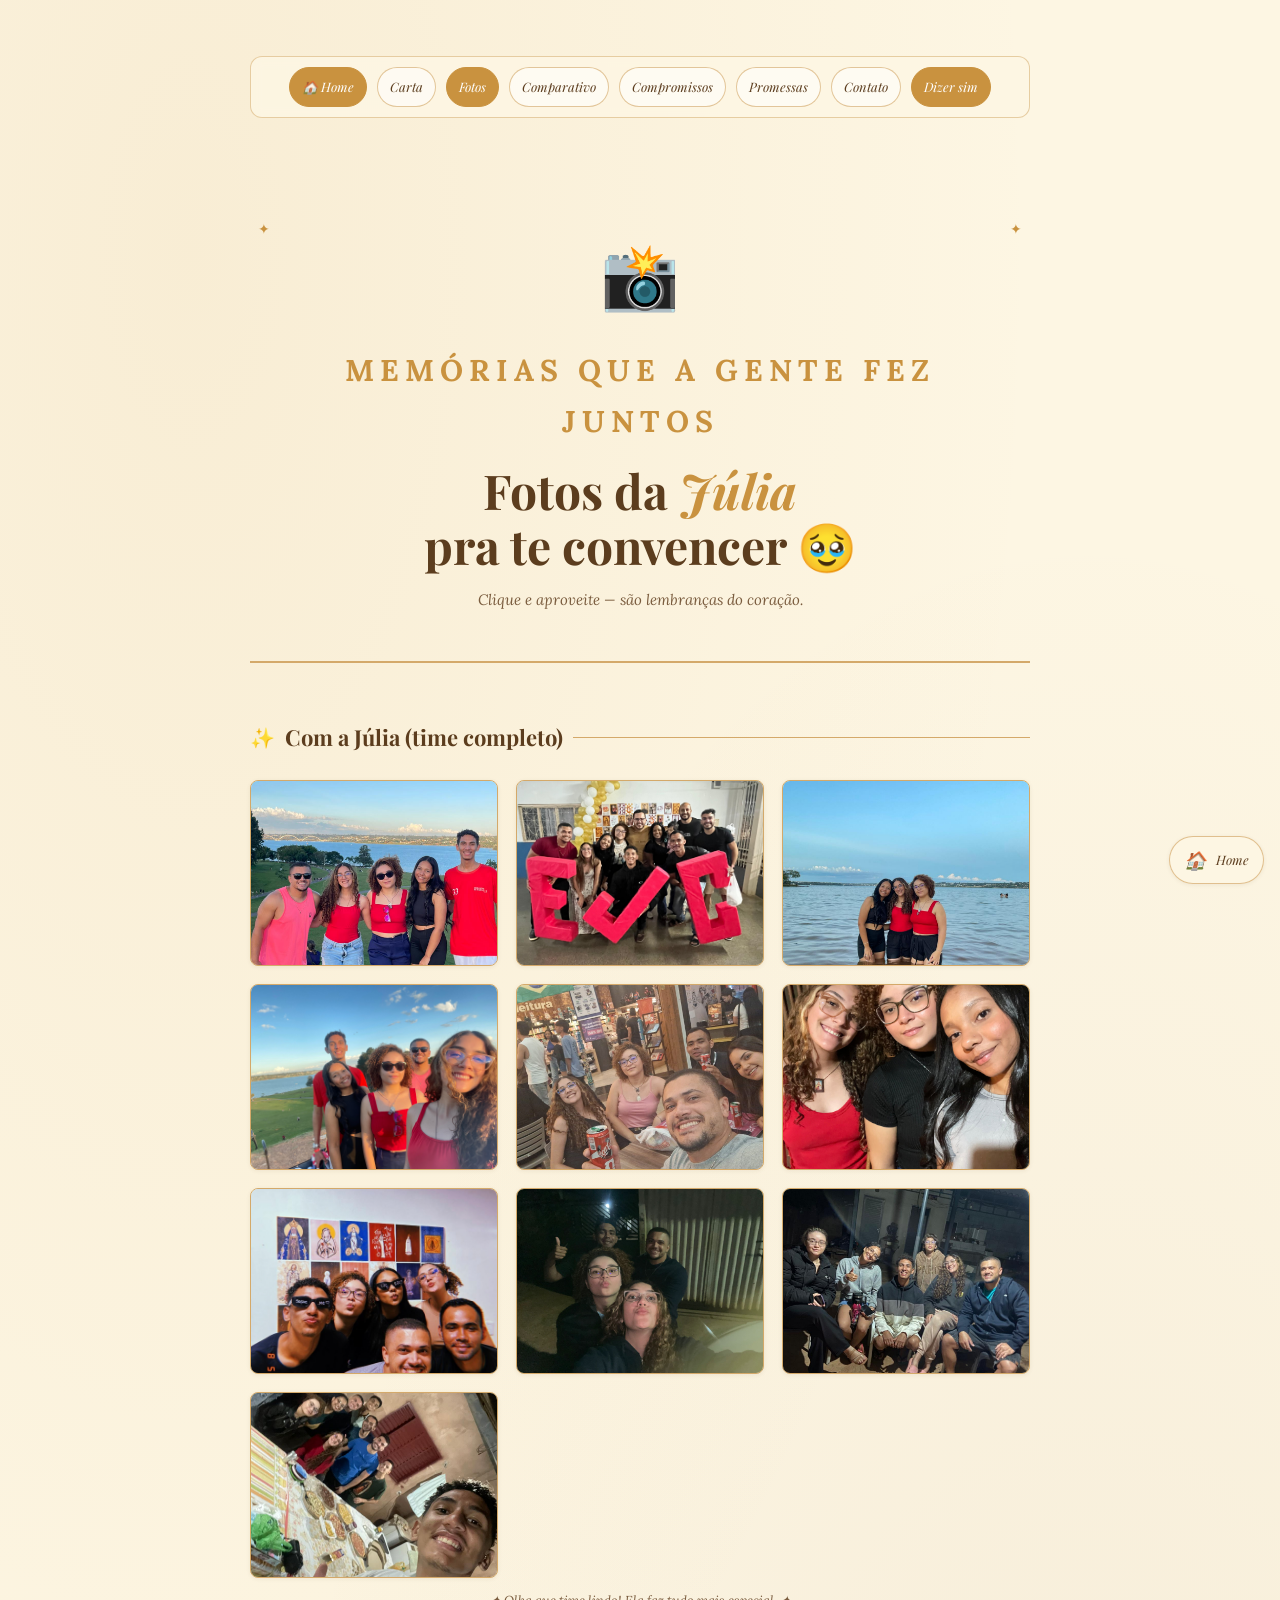
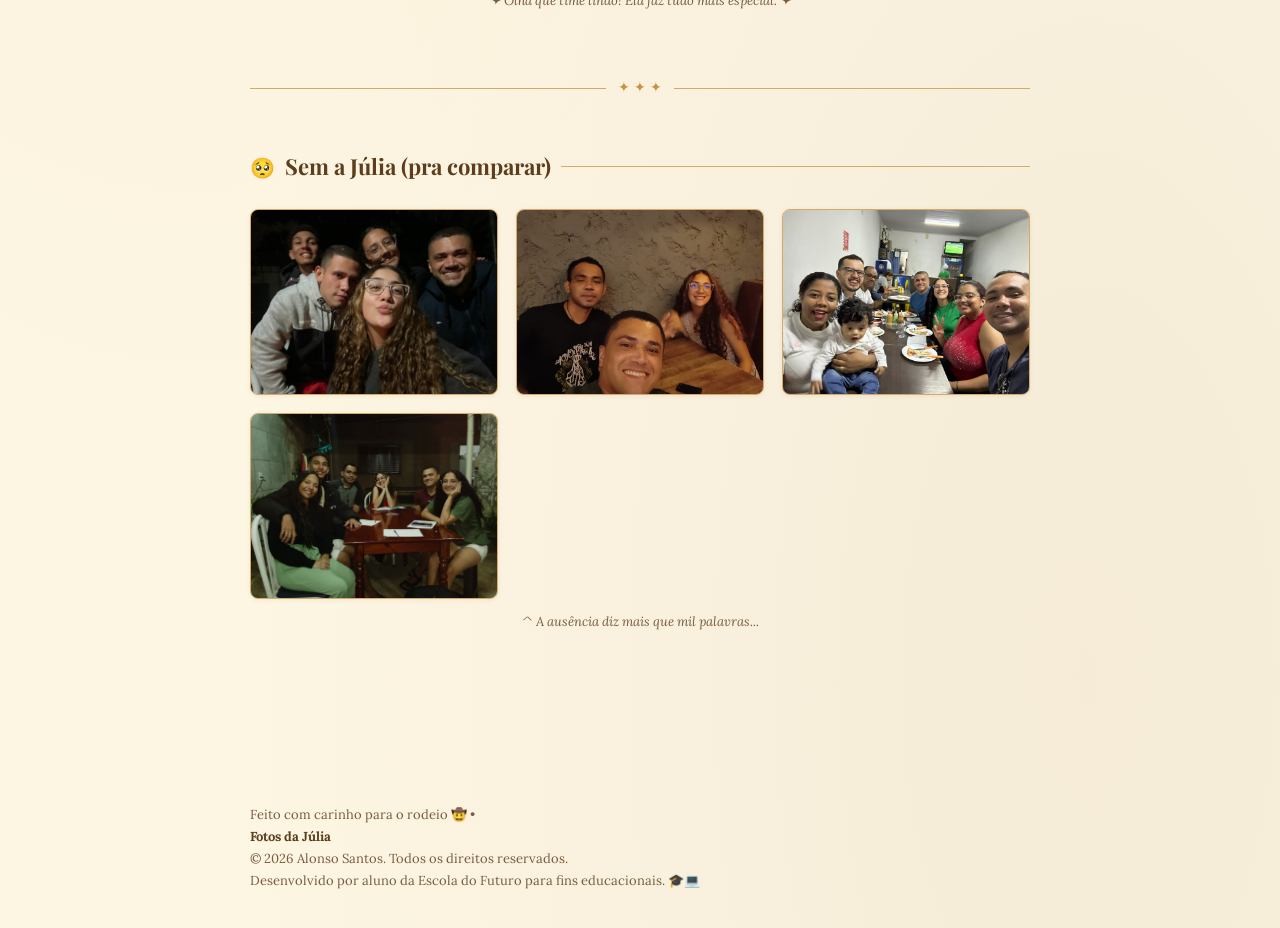
<file: fotos.html>
<!DOCTYPE html>
<html lang="pt-BR">

<head>
  <meta charset="UTF-8" />
  <meta name="viewport" content="width=device-width, initial-scale=1.0" />
  <meta name="description" content="Página com as fotos da petição — Memórias com a Júlia" />
  <title>Fotos • Deixa a Júlia ir pro rodeio 🤠</title>

  <!-- Google Fonts -->
  <link rel="preconnect" href="https://fonts.googleapis.com" />
  <link rel="preconnect" href="https://fonts.gstatic.com" crossorigin />
  <link
    href="https://fonts.googleapis.com/css2?family=Playfair+Display:ital,wght@0,700;1,400&family=Lora:ital,wght@0,400;0,600;1,400&display=swap"
    rel="stylesheet" />

  <!-- Estilos -->
  <link rel="stylesheet" href="style.css" />
</head>

<body>
  <main class="page">
    <nav class="nav" aria-label="Navegação principal">
<ul class="nav-list">
<li><a class="nav-link nav-link-cta" href="index.html">🏠 Home</a></li>
        <li><a class="nav-link" href="carta.html">Carta</a></li>
        <li><a class="nav-link nav-link-cta" href="fotos.html">Fotos</a></li>
        <li><a class="nav-link" href="comparativo.html">Comparativo</a></li>

        <li><a class="nav-link" href="compromissos.html">Compromissos</a></li>
        <li><a class="nav-link" href="promessas.html">Promessas</a></li>
        <li><a class="nav-link" href="contato.html">Contato</a></li>
        <li><a class="nav-link nav-link-cta" href="dizer-sim.html">Dizer sim</a></li>
      </ul>
    </nav>

    <header class="header">
      <span class="hat" role="img" aria-label="chapéu de cowboy">📸</span>
      <p class="header-eyebrow">Memórias que a gente fez juntos</p>
      <h1>Fotos da <em>Júlia</em><br />pra te convencer 🥹</h1>
      <p class="header-sub">Clique e aproveite — são lembranças do coração.</p>
    </header>

    <section class="section" aria-labelledby="sec-fotos-com">
      <h2 class="section-title" id="sec-fotos-com">
        <span class="icon">✨</span> Com a Júlia (time completo)
      </h2>

      <div class="photo-grid">
        <div class="photo-real"><img
          src="./img/com%20juh/WhatsApp%20Image%202026-06-03%20at%2009.36.42%20(1).jpeg"
          alt="Amigos com a Júlia - Foto 1" /></div>
        <div class="photo-real"><img
          src="./img/com%20juh/WhatsApp%20Image%202026-06-03%20at%2009.36.42.jpeg"
          alt="Amigos com a Júlia - Foto 2" /></div>
        <div class="photo-real"><img
          src="./img/com%20juh/WhatsApp%20Image%202026-06-03%20at%2009.36.43%20(1).jpeg"
          alt="Amigos com a Júlia - Foto 3" /></div>
        <div class="photo-real"><img
          src="./img/com%20juh/WhatsApp%20Image%202026-06-03%20at%2009.36.43.jpeg"
          alt="Amigos com a Júlia - Foto 4" /></div>
        <div class="photo-real"><img
          src="./img/com%20juh/WhatsApp%20Image%202026-06-03%20at%2009.36.44%20(1).jpeg"
          alt="Amigos com a Júlia - Foto 5" /></div>
        <div class="photo-real"><img
          src="./img/com%20juh/WhatsApp%20Image%202026-06-03%20at%2009.36.44.jpeg"
          alt="Amigos com a Júlia - Foto 6" /></div>
        <div class="photo-real"><img
          src="./img/com%20juh/WhatsApp%20Image%202026-06-03%20at%2009.36.45%20(1).jpeg"
          alt="Amigos com a Júlia - Foto 7" /></div>
        <div class="photo-real"><img
          src="./img/com%20juh/WhatsApp%20Image%202026-06-03%20at%2009.36.45.jpeg"
          alt="Amigos com a Júlia - Foto 8" /></div>
        <div class="photo-real"><img
          src="./img/com%20juh/WhatsApp%20Image%202026-06-03%20at%2012.03.13.jpeg"
          alt="Amigos com a Júlia - Foto 9" /></div>
        <div class="photo-real"><img
          src="./img/com%20juh/WhatsApp%20Image%202026-06-03%20at%2012.05.10%20(2).jpeg"
          alt="Amigos com a Júlia - Foto 10" /></div>
      </div>

      <p class="photo-caption">✦ Olha que time lindo! Ela faz tudo mais especial. ✦</p>
    </section>

    <div class="divider" aria-hidden="true">✦ ✦ ✦</div>

    <section class="section" aria-labelledby="sec-fotos-sem">
      <h2 class="section-title" id="sec-fotos-sem">
        <span class="icon">🥺</span> Sem a Júlia (pra comparar)
      </h2>

      <div class="photo-grid">
        <div class="photo-real"><img
          src="./img/sem%20juh/WhatsApp%20Image%202026-06-03%20at%2012.02.41.jpeg"
          alt="Sem Júlia - Foto 1" /></div>
        <div class="photo-real"><img
          src="./img/sem%20juh/WhatsApp%20Image%202026-06-03%20at%2012.05.10%20(1).jpeg"
          alt="Sem Júlia - Foto 2" /></div>
        <div class="photo-real"><img
          src="./img/sem%20juh/WhatsApp%20Image%202026-06-03%20at%2012.05.10.jpeg"
          alt="Sem Júlia - Foto 3" /></div>
        <div class="photo-real"><img
          src="./img/sem%20juh/WhatsApp%20Image%202026-06-03%20at%2016.11.22.jpeg"
          alt="Sem Júlia - Foto 4" /></div>
      </div>

      <p class="photo-caption">^ A ausência diz mais que mil palavras...</p>
    </section>
  </main>

  <a class="home-btn" href="index.html" aria-label="Voltar ao início">
    <span class="home-icon" aria-hidden="true">🏠</span>
    <span>Home</span>
  </a>

  <footer class="footer">
    <p>
      Feito com carinho para o rodeio 🤠 •
      <br />
      <span class="footer-strong">Fotos da Júlia</span>
      <br />
      © 2026 Alonso Santos. Todos os direitos reservados.
      <br />
      Desenvolvido por aluno da Escola do Futuro para fins educacionais. 🎓💻
    </p>
  </footer>


  <script src="main.js"></script>
</body>

</html>
</file>
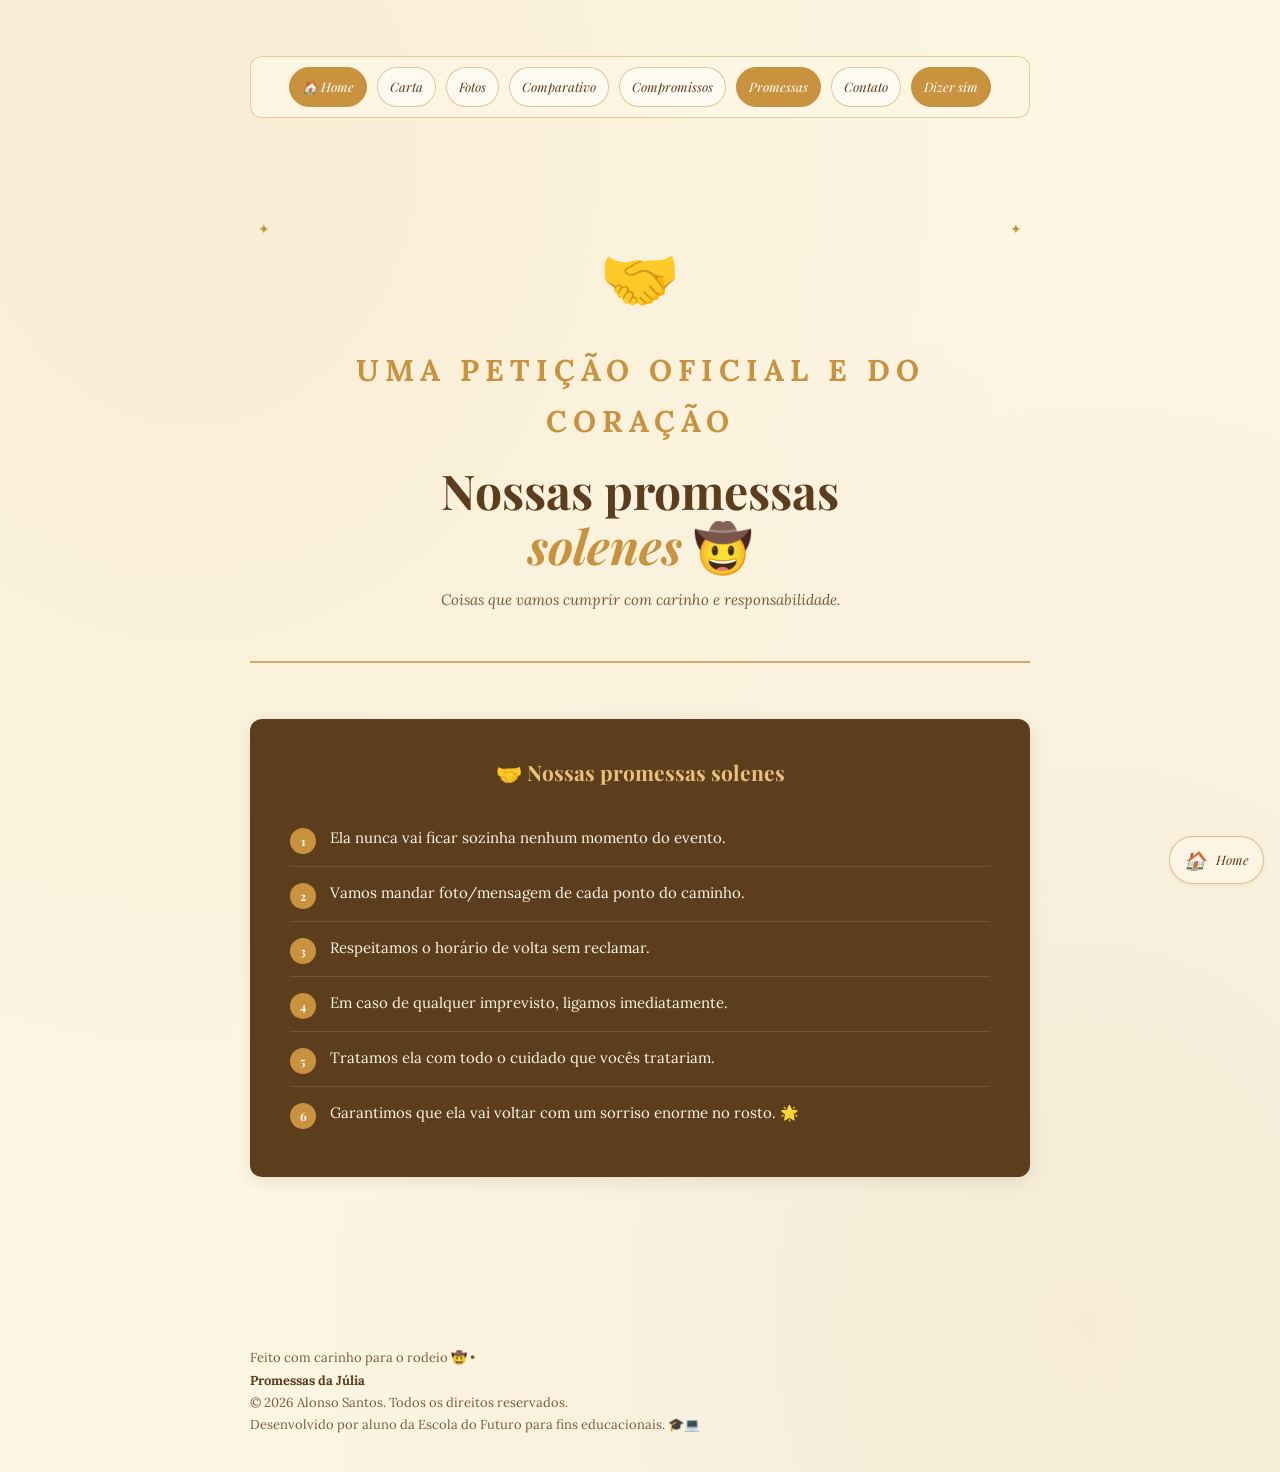
<file: promessas.html>
<!DOCTYPE html>
<html lang="pt-BR">

<head>
  <meta charset="UTF-8">
  <meta name="viewport" content="width=device-width, initial-scale=1.0">
  <meta name="description" content="Página das Promessas — o que garantimos para a Júlia durante o evento" />
  <title>Promessas • Deixa a Júlia ir pro rodeio 🤠</title>

  <!-- Google Fonts -->
  <link rel="preconnect" href="https://fonts.googleapis.com">
  <link rel="preconnect" href="https://fonts.gstatic.com" crossorigin>
  <link
    href="https://fonts.googleapis.com/css2?family=Playfair+Display:ital,wght@0,700;1,400&family=Lora:ital,wght@0,400;0,600;1,400&display=swap"
    rel="stylesheet">

  <!-- Estilos -->
  <link rel="stylesheet" href="style.css">
</head>

<body>

  <main class="page">

    <!-- ══ NAV ══ -->
    <nav class="nav" aria-label="Navegação principal">
<ul class="nav-list">
        <li><a class="nav-link nav-link-cta" href="index.html">🏠 Home</a></li>
        <li><a class="nav-link" href="carta.html">Carta</a></li>
        <li><a class="nav-link" href="fotos.html">Fotos</a></li>

        <li><a class="nav-link" href="comparativo.html">Comparativo</a></li>
        <li><a class="nav-link" href="compromissos.html">Compromissos</a></li>
        <li><a class="nav-link nav-link-cta" href="promessas.html">Promessas</a></li>
        <li><a class="nav-link" href="contato.html">Contato</a></li>
        <li><a class="nav-link nav-link-cta" href="dizer-sim.html">Dizer sim</a></li>
      </ul>
    </nav>

    <!-- ══ HEADER ══ -->
    <header class="header">
      <span class="hat" role="img" aria-label="chapéu de cowboy">🤝</span>
      <p class="header-eyebrow">Uma petição oficial e do coração</p>
      <h1>Nossas promessas<br><em>solenes</em> 🤠</h1>
      <p class="header-sub">Coisas que vamos cumprir com carinho e responsabilidade.</p>
    </header>

    <!-- ══ PROMESSAS ══ -->
    <section class="section" aria-labelledby="sec-promessas">
      <div class="promises">
        <h2 id="sec-promessas">🤝 Nossas promessas solenes</h2>
        <ol>
          <li>Ela nunca vai ficar sozinha nenhum momento do evento.</li>
          <li>Vamos mandar foto/mensagem de cada ponto do caminho.</li>
          <li>Respeitamos o horário de volta sem reclamar.</li>
          <li>Em caso de qualquer imprevisto, ligamos imediatamente.</li>
          <li>Tratamos ela com todo o cuidado que vocês tratariam.</li>
          <li>Garantimos que ela vai voltar com um sorriso enorme no rosto. 🌟</li>
        </ol>
      </div>
    </section>
  </main>

  <a class="home-btn" href="index.html" aria-label="Voltar ao início">
    <span class="home-icon" aria-hidden="true">🏠</span>
    <span>Home</span>
  </a>

  <!-- ══ FOOTER ══ -->
  <footer class="footer">
    <p>
      Feito com carinho para o rodeio 🤠 •
      <br />
      <span class="footer-strong">Promessas da Júlia</span>
      <br />
      © 2026 Alonso Santos. Todos os direitos reservados.
      <br />
      Desenvolvido por aluno da Escola do Futuro para fins educacionais. 🎓💻
    </p>
  </footer>


  <script src="main.js"></script>
</body>

</html>
</file>
<file: style.css>
/* ═══════════════════════════════════════════
   PETIÇÃO RODEIO — style.css
   ═══════════════════════════════════════════ */

*,
*::before,
*::after {
  margin: 0;
  padding: 0;
  box-sizing: border-box;
}

:root {
  --cream: #FDF6E3;
  --cream-dark: #F5EAC8;
  --brown: #5C3D1E;
  --brown-light: #8B5E3C;
  --brown-xlight: #B8845A;
  --gold: #C9923F;
  --gold-light: #E8C27A;
  --gold-pale: #F5DFA0;
  --red: #8B2020;
  --green: #2D5016;
  --text: #2C1A0E;
  --text-muted: #7A5C3E;
  --border: #D4A96A;
  --white: #FFFFFF;

  --font-display: 'Playfair Display', Georgia, serif;
  --font-body: 'Lora', Georgia, serif;

  --radius-sm: 4px;
  --radius-md: 8px;
  --radius-lg: 12px;

  --shadow-sm: 0 1px 4px rgba(92, 61, 30, .08);
  --shadow-md: 0 4px 16px rgba(92, 61, 30, .12);
}

/* ── BASE ── */
html {
  scroll-behavior: smooth;
  font-size: 17px;
  overflow-x: hidden;
}

body {
  font-family: var(--font-body);
  background-color: var(--cream);
  color: var(--text);
  line-height: 1.7;
  background-image:
    radial-gradient(ellipse at 15% 10%, rgba(201, 146, 63, .09) 0%, transparent 55%),
    radial-gradient(ellipse at 85% 90%, rgba(139, 94, 60, .07) 0%, transparent 55%);
  min-height: 100vh;
  overflow-x: hidden;
}

/* ── LAYOUT ── */
.page {
  max-width: 860px;
  margin: 0 auto;
  padding: clamp(24px, 5vw, 56px) clamp(16px, 5vw, 40px) 72px;
}

/* ── TIPOGRAFIA ── */
h1,
h2,
h3 {
  font-family: var(--font-display);
}

/* ══════════════════════════════
   HEADER
══════════════════════════════ */
.header {
  text-align: center;
  padding: clamp(36px, 7vw, 64px) clamp(16px, 5vw, 48px) clamp(28px, 5vw, 48px);
  border-bottom: 2px solid var(--border);
  margin-bottom: clamp(36px, 7vw, 56px);
  position: relative;
}

.header::before,
.header::after {
  content: '✦';
  color: var(--gold);
  font-size: 14px;
  position: absolute;
  top: clamp(36px, 6vw, 60px);
}

.header::before {
  left: 8px;
}

.header::after {
  right: 8px;
}

.hat {
  display: block;
  font-size: clamp(44px, 9vw, 64px);
  margin-bottom: 14px;
  animation: sway 3.5s ease-in-out infinite;
  transform-origin: center bottom;
}

@keyframes sway {

  0%,
  100% {
    transform: rotate(-7deg);
  }

  50% {
    transform: rotate(7deg);
  }
}

.hero-title {
  font-size: clamp(22px, 5.2vw, 40px);
}


.header-eyebrow {
  font-size: clamp(20px, 4.2vw, 30px);

  letter-spacing: 6px;
  text-transform: uppercase;
  color: var(--gold);
  margin-bottom: 16px;
  font-family: var(--font-body);
  font-weight: 800;
}




.header h1 {
  font-size: clamp(26px, 6vw, 48px);
  font-weight: 700;
  color: var(--brown);
  line-height: 1.15;
  margin-bottom: 6px;
}

.header h1 em {
  font-style: italic;
  color: var(--gold);
}

.header-sub {
  font-style: italic;
  color: var(--text-muted);
  font-size: clamp(13px, 2.2vw, 15px);
  margin-top: 14px;
}

/* ══════════════════════════════
   SECTIONS
══════════════════════════════ */
.section {
  margin-bottom: clamp(40px, 8vw, 64px);
}

/* ══════════════════════════════
   HERO BANNER (Index)
══════════════════════════════ */
.hero-banner {
  margin: 0 0 clamp(36px, 7vw, 56px);
  padding: 0;
}

.hero-banner .header {
  border-bottom: none;
  margin-bottom: 0;
  padding-top: clamp(34px, 7vw, 64px);
  padding-bottom: clamp(18px, 4vw, 26px);
  background: linear-gradient(180deg, rgba(253, 246, 227, .92) 0%, rgba(253, 246, 227, .65) 100%);
}

.hero-banner .header::before,
.hero-banner .header::after {
  top: clamp(34px, 6vw, 60px);
}

.hero-banner .header-eyebrow,
.hero-banner .header-sub {
  text-shadow: 0 1px 0 rgba(253, 246, 227, .7);
}

.hero-banner .hero-title {
  margin-bottom: 18px;
}

/* faixinha/destaque bem chamativa */
.petition-highlight {
  margin: 0 auto clamp(18px, 3.6vw, 26px);
  display: flex;
  align-items: flex-start;
  gap: 14px;
  padding: clamp(14px, 3.5vw, 22px);
  border-radius: var(--radius-lg);
  background: linear-gradient(180deg, rgba(201, 146, 63, .25) 0%, rgba(245, 234, 200, .78) 100%);
  border: 2px solid rgba(201, 146, 63, .75);
  box-shadow: var(--shadow-md);
}


.petition-highlight-icon {
  font-size: clamp(26px, 5.5vw, 44px);
  line-height: 1;
  transform: rotate(-8deg);
}

.petition-highlight-content {
  display: flex;
  flex-direction: column;
  gap: 6px;
}

.petition-highlight-kicker {
  font-family: var(--font-display);
  font-size: clamp(12px, 2.2vw, 14px);
  letter-spacing: 0.12em;
  text-transform: uppercase;
  color: rgba(92, 61, 30, .85);
  font-weight: 700;
}

.petition-highlight-title {
  font-size: clamp(16px, 3.6vw, 22px);
  color: var(--brown);
  font-weight: 700;
  line-height: 1.25;
}

/* caixinha oficial (abaixo do destaque) */
.petition-inner {
  background: linear-gradient(180deg, rgba(255, 255, 255, .94) 0%, rgba(253, 246, 227, .98) 100%);
  border: 1px solid rgba(212, 169, 106, .85);
  box-shadow: var(--shadow-md);
  padding: clamp(16px, 4vw, 26px);
  display: flex;
  align-items: flex-start;
  gap: 14px;
  border-radius: var(--radius-lg);
  margin: 0 clamp(0px, 0px, 0px);
}

.petition-emblem {
  font-size: clamp(30px, 6vw, 48px);
  color: var(--gold);
  line-height: 1;
  margin-top: 2px;
  flex-shrink: 0;
}

.petition-text h2 {
  font-family: var(--font-display);
  color: var(--brown);
  font-size: clamp(17px, 3.5vw, 24px);
  margin-bottom: 6px;
}

.petition-text p {
  color: var(--text-muted);
  font-size: clamp(13px, 2.4vw, 16px);
  line-height: 1.8;
}

.petition-text p strong {
  color: var(--brown);
  font-weight: 700;
}

.petition-sub {
  margin-top: 8px;
  font-style: italic;
  color: rgba(44, 26, 14, .78);
}

@media (max-width: 480px) {
  .hero-banner .header {
    padding-left: 6px;
    padding-right: 6px;
  }

  .petition-highlight {
    margin-bottom: 18px;
    flex-direction: column;
    align-items: center;
    text-align: center;
  }

  .petition-inner {
    flex-direction: column;
    align-items: center;
    text-align: center;
  }
}

/* Mantém compatibilidade com CSS antigo (caso exista em outras páginas) */
.petition-banner {
  margin: 0 0 clamp(36px, 7vw, 56px);
  padding-top: 0;
}



.section-title {
  font-size: clamp(16px, 2.8vw, 22px);
  color: var(--brown);
  margin-bottom: clamp(16px, 3.5vw, 24px);
  display: flex;
  align-items: center;
  gap: 10px;
}

.section-title .icon {
  font-size: clamp(15px, 2.5vw, 20px);
}

.section-title::after {
  content: '';
  flex: 1;
  height: 1px;
  background: var(--border);
}

/* ══════════════════════════════
   INTRO BOX
══════════════════════════════ */
.intro-box {
  background: var(--white);
  border: 1px solid var(--border);
  border-left: 4px solid var(--gold);
  border-radius: var(--radius-sm);
  padding: clamp(18px, 4vw, 30px) clamp(20px, 4vw, 36px);
  font-size: clamp(14px, 2.2vw, 16px);
  line-height: 1.9;
  box-shadow: var(--shadow-sm);
}

.intro-box p+p {
  margin-top: 12px;
}

.highlight {
  font-weight: 600;
  color: var(--brown);
}

/* ══════════════════════════════
   PHOTO GRID (com ela)
══════════════════════════════ */
.photo-grid {
  display: grid;
  grid-template-columns: repeat(3, 1fr);
  gap: clamp(10px, 2.5vw, 18px);
  margin-bottom: 10px;
}

.photo-real {
  border: 1px solid var(--border);
  border-radius: var(--radius-md);
  aspect-ratio: 4 / 3;
  display: flex;
  overflow: hidden;
  position: relative;
  box-shadow: var(--shadow-sm);
  transition: transform .2s, box-shadow .2s, border-color .2s;
  background: var(--cream-dark);
}

.photo-real img {
  width: 100%;
  height: 100%;
  object-fit: cover;
  transition: transform .3s ease;
}

.photo-real:hover {
  transform: translateY(-4px);
  border-color: var(--gold);
  box-shadow: var(--shadow-md), 0 4px 12px rgba(201, 146, 63, .15);
}

.photo-real:hover img {
  transform: scale(1.05);
}

.photo-slot {
  border: 2px dashed var(--border);
  border-radius: var(--radius-md);
  aspect-ratio: 4 / 3;
  display: flex;
  flex-direction: column;
  align-items: center;
  justify-content: center;
  background: #FEF9EE;
  cursor: pointer;
  transition: border-color .2s, background .2s, transform .15s;
  overflow: hidden;
  position: relative;
}

.photo-slot:hover {
  border-color: var(--gold);
  background: #FDF3DC;
  transform: translateY(-2px);
}

.photo-slot:focus-within {
  outline: 2px solid var(--gold);
  outline-offset: 2px;
}

.photo-slot img {
  position: absolute;
  inset: 0;
  width: 100%;
  height: 100%;
  object-fit: cover;
  border-radius: 6px;
}

.ph-icon {
  font-size: clamp(22px, 4vw, 30px);
  margin-bottom: 8px;
  pointer-events: none;
}

.ph-text {
  font-size: clamp(10px, 1.6vw, 12px);
  color: var(--text-muted);
  text-align: center;
  padding: 0 8px;
  font-style: italic;
  pointer-events: none;
}

input[type="file"] {
  display: none;
}

.photo-caption {
  font-size: clamp(11px, 1.8vw, 13px);
  font-style: italic;
  color: var(--text-muted);
  text-align: center;
  margin-top: 12px;
}

/* ══════════════════════════════
   FOTO GRANDE (sem ela)
══════════════════════════════ */
.empty-photo-wrap {
  width: 100%;
}

.empty-photo-area {
  width: 100%;
  aspect-ratio: 16 / 6;
  border: 2px dashed var(--border);
  border-radius: var(--radius-md);
  display: flex;
  flex-direction: column;
  align-items: center;
  justify-content: center;
  gap: 10px;
  background: #FEF9EE;
  cursor: pointer;
  overflow: hidden;
  position: relative;
  transition: border-color .2s;
  margin-bottom: 10px;
}

.empty-photo-area:hover {
  border-color: var(--gold);
}

.empty-photo-area img {
  position: absolute;
  inset: 0;
  width: 100%;
  height: 100%;
  object-fit: cover;
  border-radius: 6px;
}

.ph-big-icon {
  font-size: clamp(30px, 6vw, 44px);
  pointer-events: none;
}

.ph-text-area {
  font-size: clamp(12px, 1.9vw, 14px);
  font-style: italic;
  color: var(--text-muted);
  text-align: center;
  padding: 0 clamp(12px, 3vw, 24px);
  line-height: 1.7;
  pointer-events: none;
}

/* ══════════════════════════════
   COMPARISON
══════════════════════════════ */
.comparison {
  display: grid;
  grid-template-columns: 1fr 1fr;
  gap: clamp(12px, 3vw, 20px);
}

.comparison-card {
  border-radius: var(--radius-lg);
  padding: clamp(16px, 3.5vw, 24px);
  border: 1px solid;
  box-shadow: var(--shadow-sm);
}

.comparison-card.sem {
  background: #FDF3F3;
  border-color: #E8B4B4;
}

.comparison-card.com {
  background: #F3FDF6;
  border-color: #A4D4B4;
}

.comparison-card h3 {
  font-size: clamp(14px, 2.4vw, 17px);
  margin-bottom: 14px;
  display: flex;
  align-items: center;
  gap: 8px;
}

.comparison-card.sem h3 {
  color: var(--red);
}

.comparison-card.com h3 {
  color: var(--green);
}

.comparison-card ul {
  list-style: none;
  font-size: clamp(12px, 1.9vw, 14px);
  line-height: 2;
  color: var(--text);
}

.comparison-card.sem li::before {
  content: '😔 ';
}

.comparison-card.com li::before {
  content: '✨ ';
}

/* ══════════════════════════════
   PROOF LIST
══════════════════════════════ */
.proof-list {
  display: flex;
  flex-direction: column;
  gap: clamp(10px, 2vw, 16px);
}

.proof-item {
  display: flex;
  gap: clamp(12px, 3vw, 20px);
  align-items: flex-start;
  padding: clamp(14px, 3vw, 20px);
  background: var(--white);
  border: 1px solid var(--border);
  border-radius: var(--radius-md);
  box-shadow: var(--shadow-sm);
  transition: box-shadow .2s;
}

.proof-item:hover {
  box-shadow: var(--shadow-md);
}

.proof-icon {
  font-size: clamp(22px, 4vw, 28px);
  flex-shrink: 0;
  margin-top: 2px;
}

.proof-content h3 {
  font-size: clamp(14px, 2.2vw, 16px);
  color: var(--brown);
  margin-bottom: 4px;
}

.proof-content p {
  font-size: clamp(12px, 1.9vw, 14px);
  color: var(--text-muted);
  line-height: 1.65;
}

/* ══════════════════════════════
   PROMISES
══════════════════════════════ */
.promises {
  background: var(--brown);
  color: var(--cream);
  border-radius: var(--radius-lg);
  padding: clamp(22px, 4.5vw, 36px) clamp(20px, 4.5vw, 40px);
  box-shadow: var(--shadow-md);
}

.promises h2 {
  color: var(--gold-light);
  font-size: clamp(16px, 2.8vw, 21px);
  margin-bottom: clamp(16px, 3.5vw, 24px);
  text-align: center;
}

.promises ol {
  list-style: none;
  counter-reset: promise;
  display: flex;
  flex-direction: column;
  gap: 2px;
}

.promises li {
  counter-increment: promise;
  display: flex;
  gap: 14px;
  align-items: flex-start;
  padding: clamp(9px, 2vw, 12px) 0;
  border-bottom: 1px solid rgba(212, 169, 106, .2);
  font-size: clamp(13px, 2vw, 15px);
  line-height: 1.65;
}

.promises li:last-child {
  border-bottom: none;
}

.promises li::before {
  content: counter(promise);
  display: inline-flex;
  align-items: center;
  justify-content: center;
  min-width: 26px;
  height: 26px;
  border-radius: 50%;
  background: var(--gold);
  color: white;
  font-size: 12px;
  font-weight: 700;
  font-family: var(--font-display);
  flex-shrink: 0;
  margin-top: 2px;
}

/* ══════════════════════════════
   DIVIDER
══════════════════════════════ */
.divider {
  display: flex;
  align-items: center;
  gap: 12px;
  color: var(--gold);
  font-size: 14px;
  margin: clamp(32px, 6vw, 48px) 0;
}

.divider::before,
.divider::after {
  content: '';
  flex: 1;
  height: 1px;
  background: var(--border);
}

/* ══════════════════════════════
   CTA
══════════════════════════════ */
.cta {
  text-align: center;
  padding: clamp(36px, 7vw, 56px) clamp(16px, 5vw, 40px);
  border-top: 2px solid var(--border);
  margin-top: clamp(40px, 8vw, 64px);
}

.cta h2 {
  font-size: clamp(20px, 4.5vw, 32px);
  color: var(--brown);
  margin-bottom: 12px;
  font-style: italic;
}

.cta p {
  color: var(--text-muted);
  font-size: clamp(13px, 2.2vw, 15px);
  margin-bottom: clamp(22px, 4.5vw, 32px);
  line-height: 1.8;
}

.cta-btn {
  display: inline-block;
  background: var(--gold);
  color: white;
  font-family: var(--font-display);
  font-size: clamp(15px, 2.8vw, 19px);
  font-style: italic;
  padding: clamp(13px, 3vw, 17px) clamp(28px, 6vw, 48px);
  border-radius: var(--radius-sm);
  border: none;
  cursor: pointer;
  box-shadow: 0 4px 0 var(--brown-light);
  transition: background .2s, transform .1s, box-shadow .1s;
  touch-action: manipulation;
  -webkit-tap-highlight-color: transparent;
}

.cta-btn:hover {
  background: var(--brown-light);
}

.cta-btn:active {
  transform: translateY(3px);
  box-shadow: 0 1px 0 var(--brown-light);
}

.result-msg {
  display: none;
  margin-top: 24px;
  font-size: clamp(14px, 2.5vw, 17px);
  color: var(--green);
  font-style: italic;
}

/* ══════════════════════════════
   NAV
══════════════════════════════ */

.nav {
  position: sticky;
  top: 0;
  z-index: 10;
  background: rgba(253, 246, 227, .86);
  backdrop-filter: blur(6px);
  border: 1px solid rgba(212, 169, 106, .55);
  border-radius: var(--radius-lg);
  padding: 10px 12px;
  margin-bottom: clamp(22px, 4.5vw, 40px);
}

.nav-list {
  list-style: none;
  display: flex;
  flex-wrap: wrap;
  gap: 10px;
  justify-content: center;
}

.nav-link {
  display: inline-block;
  padding: 8px 12px;
  border-radius: 999px;
  text-decoration: none;
  color: var(--brown);
  border: 1px solid rgba(212, 169, 106, .65);
  background: rgba(255, 255, 255, .55);
  font-family: var(--font-display);
  font-style: italic;
  font-size: 13px;
  transition: transform .1s, background .2s, border-color .2s;
}

.nav-link:hover {
  transform: translateY(-1px);
  border-color: var(--gold);
  background: rgba(253, 243, 220, .9);
}

.nav-link:focus-visible {
  outline: 3px solid rgba(201, 146, 63, .55);
  outline-offset: 2px;
}

.nav-link-cta {
  background: var(--gold);
  border-color: var(--gold);
  color: #fff;
}

.nav-link-cta:hover {
  background: var(--brown-light);
  border-color: var(--brown-light);
}

/* ══════════════════════════════
   BOTÃO HOME FIXO
══════════════════════════════ */

.home-btn {
  position: fixed;
  right: 16px;
  bottom: 16px;
  z-index: 999;
  display: inline-flex;
  align-items: center;
  gap: 10px;

  padding: 12px 14px;
  border-radius: 999px;

  background: rgba(253, 246, 227, .92);
  border: 1px solid rgba(212, 169, 106, .7);
  backdrop-filter: blur(6px);

  color: var(--brown);
  text-decoration: none;
  font-family: var(--font-display);
  font-style: italic;
  font-size: 13px;

  box-shadow: var(--shadow-sm);
  transition: transform .1s, border-color .2s, background .2s;
}

.home-btn:hover {
  transform: translateY(-1px);
  border-color: var(--gold);
  background: rgba(253, 243, 220, .98);
}

.home-btn:focus-visible {
  outline: 3px solid rgba(201, 146, 63, .55);
  outline-offset: 3px;
}

.home-btn .home-icon {
  font-size: 18px;
  line-height: 1;
}

/* em telas bem pequenas, reduz espaço */
@media (max-width: 480px) {
  .home-btn {
    right: 12px;
    bottom: 12px;
    padding: 10px 12px;
    gap: 8px;
  }
}


/* ══════════════════════════════
   CARDS
══════════════════════════════ */

.cards {
  display: grid;
  grid-template-columns: repeat(3, 1fr);
  gap: clamp(12px, 3vw, 20px);
}

.card {
  background: var(--white);
  border: 1px solid var(--border);
  border-radius: var(--radius-lg);
  padding: clamp(16px, 3.5vw, 22px);
  box-shadow: var(--shadow-sm);
  display: flex;
  flex-direction: column;
  gap: 10px;
  min-height: 210px;
}

.card h3 {
  font-family: var(--font-display);
  color: var(--brown);
  font-size: clamp(16px, 2.5vw, 18px);
}

.card p {
  color: var(--text-muted);
  font-size: clamp(13px, 2vw, 14px);
  line-height: 1.7;
}

.card-btn {
  margin-top: auto;
  align-self: flex-start;
  background: var(--gold);
  color: #fff;
  border: none;
  border-radius: var(--radius-sm);
  padding: 10px 14px;
  font-family: var(--font-display);
  font-style: italic;
  cursor: pointer;
  box-shadow: 0 4px 0 var(--brown-light);
  transition: background .2s, transform .1s, box-shadow .1s;
}

.card-btn:hover {
  background: var(--brown-light);
}

.card-btn:active {
  transform: translateY(2px);
  box-shadow: 0 1px 0 var(--brown-light);
}

.card-btn:focus-visible {
  outline: 3px solid rgba(201, 146, 63, .55);
  outline-offset: 2px;
}

/* ══════════════════════════════
   FORM
══════════════════════════════ */

/* ── Ajustes globais de responsividade e semântica ── */
img {
  max-width: 100%;
  height: auto;
}

/* não força largura fixa; evita overflow em telas pequenas */
.page {
  width: 100%;
  margin-left: auto;
  margin-right: auto;
}


/* Rodapé (semântica e margem/linhas consistentes) */
.footer {
  width: 100%;
  max-width: 860px;
  margin: 0 auto;
  padding: clamp(20px, 4vw, 34px) clamp(16px, 5vw, 40px) 36px;
  color: var(--text-muted);
}

.footer p {
  font-size: 13px;
  line-height: 1.7;
  margin: 0;
}

.footer-strong {
  color: var(--brown);
  font-weight: 700;
}


.form-wrap {
  background: var(--white);
  border: 1px solid var(--border);
  border-radius: var(--radius-lg);
  padding: clamp(16px, 3.8vw, 24px);
  box-shadow: var(--shadow-sm);
}

.contact-form {
  display: grid;
  grid-template-columns: 1fr;
  gap: 14px;
}

.field {
  display: grid;
  gap: 8px;
}

.field label {
  font-family: var(--font-display);
  font-style: italic;
  color: var(--brown);
  font-size: 14px;
}

.contact-form input,
.contact-form textarea {
  width: 100%;
  border: 1px solid rgba(212, 169, 106, .9);
  border-radius: var(--radius-sm);
  padding: 12px 12px;
  font-family: var(--font-body);
  font-size: 14px;
  background: #FFFCF0;
  color: var(--text);
}

.contact-form textarea {
  resize: vertical;
  min-height: 110px;
}

.contact-form input:focus,
.contact-form textarea:focus {
  outline: 3px solid rgba(201, 146, 63, .35);
  outline-offset: 1px;
  border-color: var(--gold);
}

.form-btn {
  margin-top: 2px;
  justify-self: start;
  background: var(--brown);
  color: var(--cream);
  border: none;
  border-radius: var(--radius-sm);
  padding: 12px 18px;
  cursor: pointer;
  font-family: var(--font-display);
  font-style: italic;
  font-size: 16px;
  box-shadow: 0 4px 0 rgba(92, 61, 30, .25);
  transition: background .2s, transform .1s;
}

.form-btn:hover {
  background: var(--brown-light);
}

.form-btn:active {
  transform: translateY(2px);
}

.form-hint {
  margin-top: -4px;
  color: var(--text-muted);
  font-size: 13px;
  line-height: 1.6;
}

/* ══════════════════════════════
   RESPONSIVO
══════════════════════════════ */


/* Tablet */
@media (max-width: 640px) {
  .photo-grid {
    grid-template-columns: repeat(2, 1fr);
  }

  .empty-photo-area {
    aspect-ratio: 4 / 3;
  }

  .comparison {
    grid-template-columns: 1fr;
  }

  .cards {
    grid-template-columns: 1fr;
  }
}


/* Mobile responsive adjustments */
@media (max-width: 480px) {
  .proof-item {
    flex-direction: column;
    align-items: center;
    text-align: center;
  }

  .proof-icon {
    margin-top: 0;
    margin-bottom: 8px;
  }
}

/* Mobile */
@media (max-width: 400px) {
  .photo-grid {
    grid-template-columns: 1fr;
  }

  .header::before,
  .header::after {
    display: none;
  }
}

/* Landscape mobile fino */
@media (max-width: 640px) and (orientation: landscape) {
  .empty-photo-area {
    aspect-ratio: 16 / 7;
  }
}
</file>
